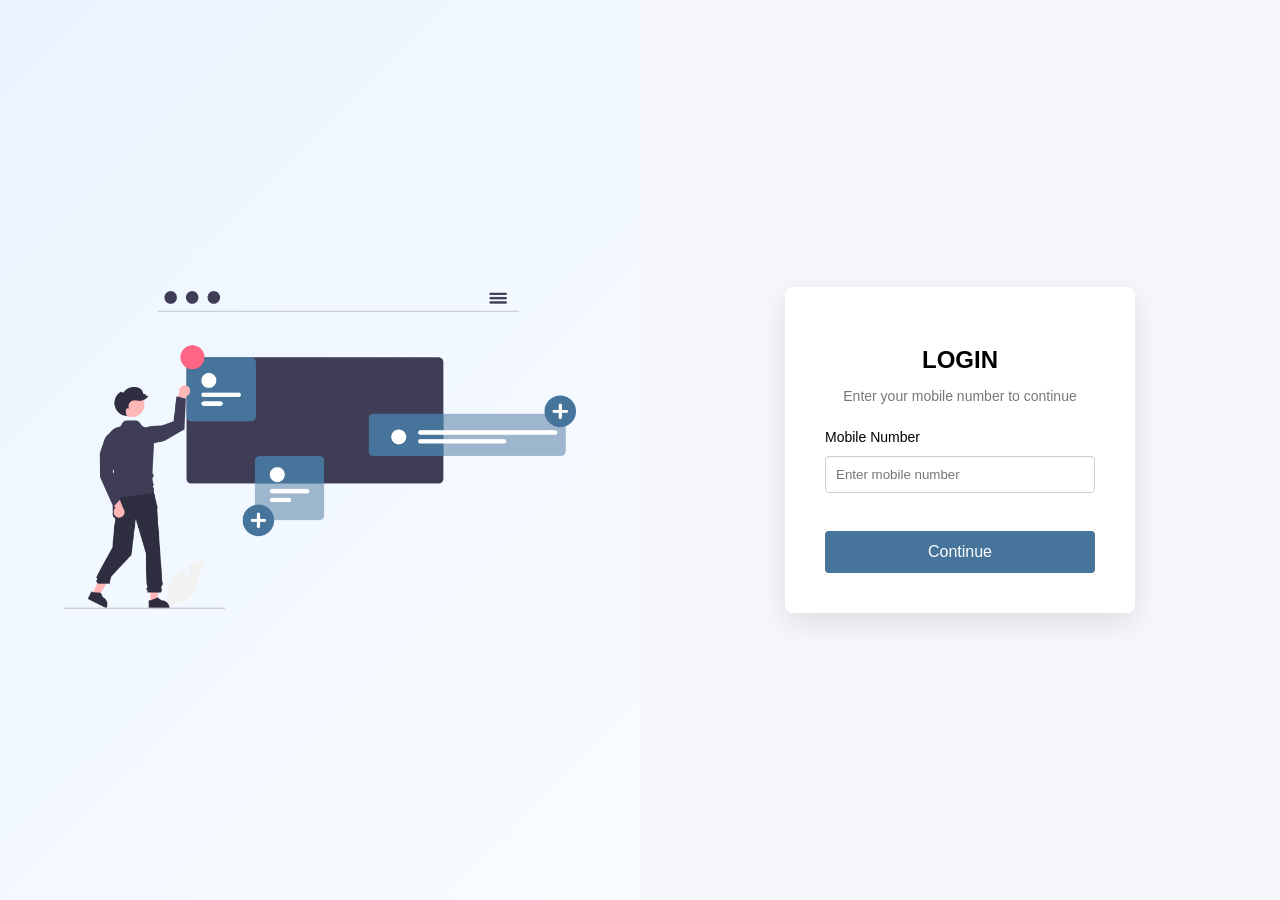
<file: src/main/resources/static/index.html>
<!-- index.html -->
<!DOCTYPE html>
<html lang="en">

<head>
  <meta charset="UTF-8" />
  <meta name="viewport" content="width=device-width, initial-scale=1.0" />
  <title>candidateForm</title>
  <link rel="stylesheet" href="styles.css" />
</head>

<body>
  <div class="toast-container" id="toastContainer"></div>

  <nav class="top-nav">
    <div class="nav-left">
      <span class="app-title">Candidate Registration Form</span>
    </div>
    <div class="nav-right">
      <img src="logo.jpg" alt="Natco Pharma Logo" class="nav-logo">
    </div>
  </nav>

  <div class="layout">

    <!-- LEFT SIDEBAR -->
    <aside class="sidebar">
      <h3 class="sidebar-title">About you</h3>
      <ul class="step-menu">
        <li onclick="goToStep(0)">Personal</li>
        <li onclick="goToStep(1)">Family Details</li>
        <li onclick="goToStep(2)">Education & Skills</li>
        <li onclick="goToStep(3)">Experience</li>
        <li onclick="goToStep(4)">Salary & Declaration</li>
        <li onclick="goToStep(5)">Mediclaim Circular</li> <!-- ✅ NEW -->
      </ul>

    </aside>

    <div class="container">
      <form id="candidateForm" novalidate>
        <!-- Hidden signature fields -->
        <input type="file" id="signatureFile" style="display: none;" accept=".png,.jpg,.jpeg">
        <input type="hidden" id="signatureBase64" name="signatureBase64">

        <!-- Hidden photo base64 field -->
        <input type="hidden" id="photoBase64" name="photoBase64">

        <!-- STEP PROGRESS BAR -->
        <div class="stepper">
          <div class="stepper-line"></div>

          <div class="stepper-step">1</div>
          <div class="stepper-step">2</div>
          <div class="stepper-step">3</div>
          <div class="stepper-step">4</div>
          <div class="stepper-step">5</div>
          <div class="stepper-step">6</div>
        </div>
        <!-- ================= STEP 1 ================= -->
        <section class="form-step active">

          <h3 class="section-title">Personal & KYC Details</h3>
          <input type="hidden" id="employeeId" name="employeeId">
          <!-- Name Row -->
          <div class="grid-2">
            <div class="form-field">
              <label>First Name</label>
              <input type="text" id="firstName" name="firstName">
            </div>
            <div class="form-field">
              <label>Last Name</label>
              <input type="text" id="lastName" name="lastName">
            </div>
          </div>

          <!-- DOB / POB -->
          <div class="grid-3">
            <div class="form-field">
              <label>Date of Birth</label>
              <input type="date" id="dob" name="dob">
            </div>
            <div class="form-field">
              <label>Place of Birth</label>
              <input type="text" pattern="[a-zA-Z ]+" id="placeOfBirth" name="placeOfBirth">
            </div>
            <div class="form-field">
              <label>Age</label>
              <input type="number" placeholder="Should be above 18" id="age" name="age" readonly>
            </div>
          </div>

          <!-- Gender & Photo -->
          <div class="grid-2" style="align-items: flex-start;">
            <div class="gender-group">
              <label class="group-label">Gender</label>
              <div class="radio-inline" style="min-height: 42px;">
                <label>
                  <input type="radio" name="gender" value="Male">
                  Male
                </label>

                <label>
                  <input type="radio" name="gender" value="Female">
                  Female
                </label>

                <label>
                  <input type="radio" name="gender" value="Others">
                  Others
                </label>
              </div>
            </div>

            <div class="form-field">
              <label class="group-label">Upload Photo</label>
              <div style="display: flex; gap: 20px; align-items: center;">
                <div style="width: 130px; height: 160px; border: 2px dashed #47749b; border-radius: 8px; display: flex; align-items: center; justify-content: center; background: #fdfdfd; overflow: hidden; position: relative; box-shadow: inset 0 0 10px rgba(0,0,0,0.02);">
                   <img id="photoPreview" src="" alt="Photo Preview" style="display: none; width: 100%; height: 100%; object-fit: contain; background: #fff;">
                   <div id="photoPlaceholder" style="color: #47749b; font-size: 11px; text-align: center; padding: 10px; font-weight: 500;">
                      <div style="font-size: 24px; margin-bottom: 5px;">📷</div>
                      Passport Size<br>Photo
                   </div>
                </div>
                <div style="flex: 1;">
                  <p style="font-size: 12px; color: #666; margin-bottom: 8px;">Accepted formats: JPG, PNG (Max 2MB)</p>
                  <input type="file" id="candidatePhoto" name="candidatePhoto" accept="image/*" class="custom-file-input">
                </div>
              </div>
            </div>
          </div>


          <!-- Personal Info -->
          <div class="grid-3">
            <div class="form-field">
              <label>State</label>
              <select id="state" name="state">
                <option value="">Select State</option>
                <option value="Andhra Pradesh">Andhra Pradesh</option>
                <option value="Arunachal Pradesh">Arunachal Pradesh</option>
                <option value="Assam">Assam</option>
                <option value="Bihar">Bihar</option>
                <option value="Chhattisgarh">Chhattisgarh</option>
                <option value="Goa">Goa</option>
                <option value="Gujarat">Gujarat</option>
                <option value="Haryana">Haryana</option>
                <option value="Himachal Pradesh">Himachal Pradesh</option>
                <option value="Jharkhand">Jharkhand</option>
                <option value="Karnataka">Karnataka</option>
                <option value="Kerala">Kerala</option>
                <option value="Madhya Pradesh">Madhya Pradesh</option>
                <option value="Maharashtra">Maharashtra</option>
                <option value="Manipur">Manipur</option>
                <option value="Meghalaya">Meghalaya</option>
                <option value="Mizoram">Mizoram</option>
                <option value="Nagaland">Nagaland</option>
                <option value="Odisha">Odisha</option>
                <option value="Punjab">Punjab</option>
                <option value="Rajasthan">Rajasthan</option>
                <option value="Sikkim">Sikkim</option>
                <option value="Tamil Nadu">Tamil Nadu</option>
                <option value="Telangana">Telangana</option>
                <option value="Tripura">Tripura</option>
                <option value="Uttar Pradesh">Uttar Pradesh</option>
                <option value="Uttarakhand">Uttarakhand</option>
                <option value="West Bengal">West Bengal</option>
              </select>
            </div>

            <div class="form-field">
              <label>Religion</label>
              <input placeholder="Religion" id="religion" name="religion">
            </div>

            <div class="form-field">
              <label>Nationality</label>
              <input placeholder="Nationality" id="nationality" name="nationality">
            </div>
          </div>


          <div class="grid-2">
            <div class="form-field">
              <label>Father's Name</label>
              <input placeholder="Father's Name" id="fatherName" name="fatherName">
            </div>
            <div class="form-field">
              <label>Mother's Name</label>
              <input placeholder="Mother's Name" id="motherName" name="motherName">
            </div>
          </div>

          <div id="husbandContainer" style="display: none; margin-bottom: 15px;">
            <div class="grid-2">
              <div class="form-field">
                <label>Husband's Name <span class="req-star" style="color: red; display: none;">*</span></label>
                <input placeholder="Husband's Name" id="husbandName" name="husbandName">
              </div>
            </div>
          </div>

          <div class="grid-3">
            <div class="form-field">
              <label>Marital Status</label>
              <select id="maritalStatus" name="maritalStatus">
                <option value="">MaritalStatus</option>
                <option value="Bachelor">Bachelor</option>
                <option value="Spinster">Spinster</option>
                <option value="Married">Married</option>
                <option value="Separated">Separated</option>
              </select>
            </div>

            <!-- Marriage Details (Conditional) -->
            <div id="marriageDetails" style="display: none;">
              <div class="form-field">
                <label>Marriage Date</label>
                <input type="date" id="marriageDate" name="marriageDate">
              </div>

              <div class="form-field">
                <label>No. of Children</label>
                <input type="number" id="childrenCount" placeholder="0-5" name="childrenCount" min="0" max="5">
              </div>
            </div>
          </div>

          <!-- Address Section -->
          <h4>Contact & Address</h4>

          <div class="grid-2">
            <div class="form-field">
              <label>Present Address</label>
              <textarea placeholder="Present Address (Required)" id="presentAddress" name="presentAddress" required maxlength="200" rows="2" style="width: 100%; border: 1px solid #ccc; border-radius: 4px; padding: 8px; resize: none;"></textarea>
            </div>
            <div class="form-field">
              <label>Permanent Address</label>
              <textarea placeholder="Permanent Address (Required)" id="permanentAddress" name="permanentAddress" required maxlength="200" rows="2" style="width: 100%; border: 1px solid #ccc; border-radius: 4px; padding: 8px; resize: none;"></textarea>
            </div>
          </div>

          <div class="grid-2">
            <div class="form-field">
              <label>Mobile Number</label>
              <input type="tel" placeholder="Mobile Number" id="mobile1" class="mobile-input" maxlength="10"
                inputmode="numeric" name="phone" readonly style="background-color: #f9f9f9; cursor: not-allowed;">
            </div>
            <div class="form-field">
              <label>Alternate Mobile Number</label>
              <input type="tel" placeholder="Alternate Mobile Number" id="mobile2_alt" class="mobile-input" maxlength="10"
                inputmode="numeric" name="alternateMobile">
            </div>
          </div>


          <!-- Physical -->
          <h4>Physical Details</h4>
          <div class="grid-3">
            <div class="form-field">
              <label>Height (ft'in)</label>
              <input placeholder="Height (Feet'inches)" id="heightFeet" name="heightFeet">
            </div>
            <div class="form-field">
              <label>Weight (kg)</label>
              <input placeholder="Weight (kg)" id="weight" name="weight">
            </div>
            <div class="form-field">
              <label>Identification Marks</label>
              <input placeholder="Identification Marks" id="identification" name="identificationMarks">
            </div>
          </div>

          <div class="grid-3">
            <div class="form-field">
              <label>Eyesight</label>
              <select id="eyesight" name="eyesight">
                <option value="">Select Eyesight</option>
                <option value="Normal">Normal</option>
                <option value="Corrected">Corrected</option>
              </select>
            </div>
            <div class="form-field">
              <label>Blood Group</label>
              <select id="bloodGroup" name="bloodGroup">
                <option value="">Select Blood Group</option>
                <option>A+</option>
                <option>A-</option>
                <option>B+</option>
                <option>B-</option>
                <option>AB+</option>
                <option>AB-</option>
                <option>O+</option>
                <option>O-</option>
              </select>
            </div>
            <div class="form-field">
              <label>Physical Disability</label>
              <select id="disability" name="disability">
                <option value="">Select Physical Disability</option>
                <option>No Disability</option>
                <option>Yes</option>
              </select>
            </div>
          </div>

          <div class="grid-3">
             <div class="form-field">
              <label>Prolonged Illness</label>
              <select id="illness" name="illness">
                <option value="">select illness</option>
                <option>No Prolonged Illness</option>
                <option>Yes</option>
              </select>
            </div>
          </div>

          <!-- Illness Details (Conditional) -->
          <div id="illnessDetails" style="display: none;">
            <div class="grid-2">
              <div class="illness-fields">
                <label>Illness Name</label>
                <input placeholder="Illness Name" id="illnessName" name="illnessName">
              </div>

              <div class="illness-fields">
                <label>Illness Duration</label>
                <input placeholder="Illness Duration" id="illnessDuration" name="illnessDuration">
              </div>
            </div>
          </div>

          <!-- KYC Details -->
          <h4>KYC Details</h4>

          <div class="grid-3">
            <div class="form-field">
              <label>PAN Number</label>
              <!-- Real value stored here -->
              <input type="hidden" id="pan" name="pan">
              <!-- Masked UI input -->
              <input type="text" id="panDisplay" placeholder="PAN Number" maxlength="10">
            </div>

            <div class="form-field">
              <label>Aadhaar Number</label>
              <input type="hidden" id="aadhaar" name="aadhaar">
              <input type="text" id="aadhaarDisplay" placeholder="12 Digit Aadhaar Number" maxlength="12" inputmode="numeric">
            </div>

          </div>

          <div class="grid-2">
            <div class="form-field">
              <label>Bank Name</label>
              <input type="text" placeholder="Bank Name" id="bankName" name="bankName">
            </div>
            <div class="form-field">
              <label>Account Number</label>
              <input type="hidden" id="bankAccount" name="bankAccount">
              <input type="text" id="bankAccountDisplay" placeholder="9-18 Digits Account Number" maxlength="18" inputmode="numeric">
            </div>
          </div>

          <div class="grid-2">
            <div class="form-field">
              <label>IFSC Code</label>
              <input placeholder="IFSC Code" id="ifsc" name="ifsc">
            </div>
            <div class="form-field">
              <label>Branch Name</label>
              <input placeholder="Branch Name" id="branch" name="branch">
            </div>
          </div>
          <div class="form-field">
            <!-- <span class="required"></span> -->
            <input type="email" id="email" name="email" placeholder="Enter Email Address" autocomplete="email">
            <small class="error-text" style="display:none;"></small>
          </div>
          <div class="form-field">
            <label>Mobile Number</label>
            <input type="tel" placeholder="Mobile Number" id="mobile2" class="mobile-input" maxlength="10"
              inputmode="numeric" readonly style="background-color: #f9f9f9; cursor: not-allowed;">
          </div>
        </section>

        <!-- ================= STEP 2 ================= -->
        <section class="form-step" id="step2">
          <h3 class="section-title">Details of Family Members</h3>

          <div class="table-wrap">
            <table class="family-table">
              <thead>
                <tr>
                  <th style="width: 50px;">Action</th>
                  <th>Relationship</th>
                  <th>Name</th>
                  <th>DOB</th>
                  <th>Dependent</th>
                  <th>Occupation</th>
                  <th>Income</th>
                </tr>
              </thead>

              <tbody id="familyTableBody">
                <tr>
                  <td class="center">
                    <button type="button" class="btn-delete" onclick="removeFamilyRow(this)">
                      <svg viewBox="0 0 24 24" width="16" height="16" style="vertical-align: middle;">
                        <path fill="currentColor"
                          d="M19,4H15.5L14.5,3H9.5L8.5,4H5V6H19M6,19A2,2 0 0,0 8,21H16A2,2 0 0,0 18,19V7H6V19Z" />
                      </svg>
                    </button>
                  </td>

                  <td>
                    <div class="form-field">
                      <select name="family[0][relationship]">
                        <option value="">Select</option>
                        <option value="Father">Father</option>
                        <option value="Mother">Mother</option>
                        <option value="Spouse">Spouse</option>
                        <option value="Son">Son</option>
                        <option value="Daughter">Daughter</option>
                      </select>
                    </div>
                  </td>

                  <td>
                    <div class="form-field">
                      <input type="text" name="family[0][name]" placeholder="Full Name" readonly>
                    </div>
                  </td>

                  <td>
                    <div class="form-field">
                      <input type="date" name="family[0][dob]">
                    </div>
                  </td>

                  <td>
                    <div class="form-field">
                      <select name="family[0][dependent]">
                        <option value="">Select</option>
                        <option>Yes</option>
                        <option>No</option>
                      </select>
                    </div>
                  </td>

                  <td>
                    <div class="form-field">
                      <input type="text" name="family[0][occupation]" placeholder="Occupation" required>
                    </div>
                  </td>

                  <td>
                    <div class="form-field">
                      <input type="number" name="family[0][income]" min="0" max="999999">
                    </div>
                  </td>
                </tr>
              </tbody>
            </table>
          </div>

          <div class="add-row">
            <button type="button" onclick="addFamilyRow()">Add Row</button>
            <br><br>
          </div>

          <!-- Vehicle Ownership -->
          <div class="section-divider" style="border-top: 1px solid #e2e8f0; margin: 20px 0;"></div>
          <div class="grid-3">
            <div class="form-field">
              <label>Do you own a vehicle?</label>
              <select id="ownVehicle" name="ownVehicle">
                <option value="">Select</option>
                <option value="Yes">Yes</option>
                <option value="No">No</option>
              </select>
            </div>
            
            <div id="vehicleDetails" style="display: none;">
              <div class="form-field">
                <label>Type of Vehicle</label>
                <input type="text" id="vehicleType" name="vehicleType" placeholder="e.g. 2 Wheeler, 4 Wheeler">
              </div>
              <div class="form-field">
                <label>Reg. No</label>
                <input type="text" id="vehicleRegNo" name="vehicleRegNo" placeholder="Vehicle Registration Number">
              </div>
            </div>
          </div>
          <br>
        </section>

        <!-- ================= STEP 3 ================= -->
        <section class="form-step">

          <h3 class="section-title">Education & Qualifications</h3>

          <div class="education-section">

            <!-- ================= FIXED GRADUATION ================= -->
            <h4>Graduation</h4>
            <div class="graduation-wrapper">

              <!-- First Fixed Graduation Table (NO DELETE) -->
              <div class="table-wrap">
                <table class="education-table">
                  <thead>
                    <tr>
                      <th>College Name</th>
                      <th>Board / University</th>
                      <th>Degree</th>
                      <th>Stream</th>
                      <th>Joining Year</th>
                      <th>Leaving Year</th>
                      <th>Aggregate %</th>
                    </tr>
                  </thead>
                  <tbody>
                    <tr class="main-graduation-row">
                      <td><input type="text" name="grad_college[]"></td>
                      <td><input type="text" name="grad_board[]"></td>
                      <td><input type="text" name="grad_degree[]"></td>
                      <td><input type="text" name="grad_stream[]"></td>
                      <td><input type="number" name="grad_joining[]"></td>
                      <td><input type="number" name="grad_leaving[]"></td>
                      <td><input type="number" name="grad_aggregate[]"></td>
                    </tr>
                  </tbody>
                </table>
              </div>

              <!-- Added graduation tables will appear here -->
              <div id="extraGraduations"></div>

            </div>

            <br>

            <!-- ================= INTERMEDIATE ================= -->
            <h4>Intermediate</h4>
            <div class="table-wrap">
              <table class="education-table">
                <thead>
                  <tr>
                    <th>College Name</th>
                    <th>Board</th>
                    <th>Stream</th>
                    <th>Joining Year</th>
                    <th>Leaving Year</th>
                    <th>Aggregate %</th>
                  </tr>
                </thead>
                <tbody>
                  <tr>
                    <td><input type="text" name="inter_college"></td>
                    <td><input type="text" name="inter_board"></td>
                    <td><input type="text" name="inter_stream"></td>
                    <td><input type="number" name="inter_joining"></td>
                    <td><input type="number" name="inter_leaving"></td>
                    <td><input type="number" name="inter_aggregate"></td>
                  </tr>
                </tbody>
              </table>
            </div>

            <br>

            <!-- ================= 10TH ================= -->
            <h4>10th / Schooling</h4>
            <div class="table-wrap">
              <table class="education-table">
                <thead>
                  <tr>
                    <th>School Name</th>
                    <th>Board</th>
                    <th>Joining Year</th>
                    <th>Leaving Year</th>
                    <th>Aggregate %</th>
                  </tr>
                </thead>
                <tbody>
                  <tr>
                    <td><input type="text" name="school_name"></td>
                    <td><input type="text" name="school_board"></td>
                    <td><input type="number" name="school_joining"></td>
                    <td><input type="number" name="school_leaving"></td>
                    <td><input type="number" name="school_aggregate"></td>
                  </tr>
                </tbody>
              </table>
            </div>

            <br>
            <button type="button" id="addEducationBtn">Add Education</button>
          </div>

          <hr>

          <h3 class="section-title">Skills & Personal Attributes</h3>

          <!-- Academic Achievements -->
          <div class="form-field">
            <label>Academic Achievements (if any)</label>
            <textarea placeholder="Mention academic achievements" name="academicAchievements"></textarea>
          </div>

          <!-- Professional Body -->
          <div class="form-field">
            <label>Are you a member of any professional Body/ Society ?</label>
            <select name="memberOfProfessionalBody">
              <option value="">Select</option>
              <option>Yes</option>
              <option>No</option>
            </select>

            <textarea name="professionalBodyDetails" class="conditional-details"
              placeholder="Give details if YES"></textarea>
          </div>

          <!-- Honors -->
          <div class="form-field">
            <label>Have you received any special Honors/ Scholarship?</label>
            <select name="specialHonors">
              <option value="">Select</option>
              <option>Yes</option>
              <option>No</option>
            </select>

            <textarea name="specialHonorsDetails" class="conditional-details"
              placeholder="Give details if YES"></textarea>
          </div>

          <!-- Publications -->
          <div class="form-field">
            <label>Details of papers Presented / Publications made.</label>
            <textarea name="publicationsDetails" placeholder="Topics, dates, details"></textarea>
          </div>

          <!-- Extra Curricular Activities -->
          <div class="form-field" id="extraCurricularSection">
            <label class="field-label">EXTRA CURRICULAR ACTIVITIES:</label>

            <div class="table-wrap">
              <table class="activity-table">
                <thead>
                  <tr>
                    <th>Literary / Cultural</th>
                    <th>Sports</th>
                    <th>Hobbies</th>
                  </tr>
                </thead>
                <tbody>
                  <tr>
                    <td>
                      <textarea id="activityLiterary" name="activityLiterary" placeholder="Literary / Cultural"
                        rows="5"></textarea>
                    </td>
                    <td>
                      <textarea id="activitySports" name="activitySports" placeholder="Sports" rows="5"></textarea>
                    </td>
                    <td>
                      <textarea id="activityHobbies" name="activityHobbies" placeholder="Hobbies" rows="5"></textarea>
                    </td>
                  </tr>
                </tbody>
              </table>
            </div>

            <!-- ✅ FIELD LEVEL ERROR (REQUIRED) -->
            <small class="error-text" id="extraCurricularError" style="display:none;">
              Enter at least one Extra‑Curricular activity
            </small>
          </div>

          <!-- Languages -->
          <div class="form-field">
            <div class="table-wrap">
              <table class="language-table" id="languageTable">
                <thead>
                  <tr>
                    <th>Language</th>
                    <th>Speak</th>
                    <th>Read</th>
                    <th>Write</th>
                    <th>Mother Tongue</th>
                  </tr>
                </thead>
                <tbody>
                  <!-- Fixed English -->
                  <tr>
                    <td>
                      <input type="text" name="languages[0][name]" value="English" readonly>
                    </td>
                    <td><input type="checkbox" name="languages[0][speak]"></td>
                    <td><input type="checkbox" name="languages[0][read]"></td>
                    <td><input type="checkbox" name="languages[0][write]"></td>
                    <td><input type="radio" name="motherTongue" value="0"></td>
                  </tr>

                  <!-- Fixed Hindi -->
                  <tr>
                    <td>
                      <input type="text" name="languages[1][name]" value="Hindi" readonly>
                    </td>
                    <td><input type="checkbox" name="languages[1][speak]"></td>
                    <td><input type="checkbox" name="languages[1][read]"></td>
                    <td><input type="checkbox" name="languages[1][write]"></td>
                    <td><input type="radio" name="motherTongue" value="1"></td>
                  </tr>
                </tbody>
              </table>
            </div>

            <button type="button" id="addLanguageBtn" class="btn-add">
              + Add Language
            </button>
            <small class="error-text" id="languageError" style="display:none;">
              Select at least one language or add a new one.
            </small>
          </div>


          <!-- Strengths / Weaknesses / Values -->
          <div class="grid-3">
            <div class="form-field">
              <textarea id="strengths" name="strengths" placeholder="List three of your major strengths "></textarea>
            </div>
            <div class="form-field">
              <textarea id="weaknesses" name="Weaknesses" placeholder="List your major weaknesses "></textarea>
            </div>
            <div class="form-field">
              <textarea id="values" name="Values"
                placeholder="Mention three things/ concepts/ practices/ ideas etc. that you value most in your life. "></textarea>
            </div>
          </div>
        </section>

        <!-- ================= STEP 4 ================= -->
        <section class="form-step">

          <h3 class="section-title">Experience Details</h3>

          <h4>Total Experience</h4>
          <div class="grid-2">
            <div class="form-field">
              <input type="number" placeholder="Total Experience (Years)" id="expYears" name="expYears">
            </div>
            <div class="form-field">
              <input type="number" placeholder="Total Experience (Months)" id="expMonths" name="expMonths">
            </div>
          </div>

          <hr>

          <div id="experienceDetails">

            <h4>Employment History (Present to Past)</h4>

            <!-- UAN Number (Conditional) -->
            <div class="form-field" id="uanContainer" style="display:none;">
              <input type="text" id="uan" name="uan" placeholder="UAN Number" maxlength="12" inputmode="numeric">
            </div>

            <div class="grid-2">
              <div class="form-field">
                <input type="text" placeholder="Company Name" name="companyName">
              </div>
              <div class="form-field">
                <input type="text" placeholder="Company Location / Head Office" name="companyLocation">
              </div>
            </div>

            <div class="grid-2">
              <div class="form-field">
                <label>
                  <h6>From</h6>
                  <input type="date" placeholder="From Date" id="expFrom" name="expFrom">
                </label>
              </div>
              <div class="form-field">
                <label>
                  <h6>To</h6>
                  <input type="date" placeholder="To Date / Till Date" id="expTo" name="expTo">
                </label>
              </div>
            </div>

            <div class="grid-2">
              <div class="form-field">
                <input type="text" placeholder="Designation" name="designation">
              </div>
              <div class="form-field">
                <input type="text" placeholder="Reporting To (Name / Designation)" name="reportingTo">
              </div>
            </div>

            <div class="form-field">
              <label>Job Responsibilities</label>
              <textarea placeholder="Describe your responsibilities" name="jobResponsibilities"></textarea>
            </div>

            <div class="grid-2">
              <div class="form-field">
                <input type="number" placeholder="Gross Salary While Leaving" name="grossSalaryLeaving">
              </div>
              <div class="form-field">
                <input type="text" placeholder="Reason for Leaving" id="reasonForLeaving" name="reasonForLeaving">
              </div>
            </div>

          </div>

          <br>

          <div id="assignmentsHandled">
            <h3 class="section-title">ASSIGNMENTS HANDLED</h3>
            <h6>(For Sales / Marketing / Product Management Position)</h6>

            <div class="form-field">
              <label>Company &amp; Head Quarters</label>
              <input type="text" placeholder="Company &amp; Head Quarters" name="assignmentCompany">
            </div>

            <div class="form-field">
              <label>Name of Major Products Handled</label>
              <textarea placeholder="Name of Major Products Handled" name="assignmentProducts"></textarea>
            </div>

            <div class="form-field">
              <label>Territories where worked / Currently Operating</label>
              <input type="text" name="assignmentTerritory">
            </div>

            <div class="form-field">
              <label>Your Major Contribution</label>
              <input type="text" name="assignmentContribution">
            </div>
          </div>
        </section>

        <!-- ================= STEP 5 ================= -->
        <section class="form-step">
          <div id="salarySection">
            <h3 class="section-title">Present Salary (Gross) – Monthly Breakup</h3>

            <div class="table-wrap">
              <table class="family-table">
                <thead>
                  <tr>
                    <th>(a) Monthly Benefits</th>
                    <th>Rs.</th>
                    <th>(b) Deferred Benefits</th>
                    <th>Rs.</th>
                    <th>(c) Statutory & Security Benefits</th>
                    <th>Rs.</th>
                  </tr>
                </thead>
                <tbody>
                  <tr>
                    <td>Basic</td>
                    <td><input type="number" name="salary_basic"></td>
                    <td>LTA</td>
                    <td><input type="number" name="salary_lta"></td>
                    <td>PF</td>
                    <td><input type="number" name="salary_pf"></td>
                  </tr>
                  <tr>
                    <td>DA</td>
                    <td><input type="number" name="salary_da"></td>
                    <td>Medical</td>
                    <td><input type="number" name="salary_medical"></td>
                    <td>Gratuity</td>
                    <td><input type="number" name="salary_gratuity"></td>
                  </tr>
                  <tr>
                    <td>Conveyance Allowance</td>
                    <td><input type="number" name="salary_conveyance"></td>
                    <td>Bonus / Ex‑gratia</td>
                    <td><input type="number" name="salary_bonus"></td>
                    <td>Superannuation</td>
                    <td><input type="number" name="salary_superannuation"></td>
                  </tr>
                  <tr>
                    <td>Education Allowance</td>
                    <td><input type="number" name="salary_education"></td>
                    <!-- <td>Others</td>
                    <td><input type="number" id="monthlyOthers" name="monthlyOthers"></td>
                    <td>Others</td>
                    <td><input type="number" id="statutoryOthers" name="statutoryOthers"></td> -->
                    <td></td>
                    <td></td>
                    <td></td>
                    <td></td>
                  </tr>
                  <tr>
                    <td>House Rent Allowance</td>
                    <td><input type="number" name="salary_hra"></td>
                    <td></td>
                    <td></td>
                    <td></td>
                    <td></td>
                  </tr>
                </tbody>
              </table>
            </div>

            <br>

            <div class="grid-3">
              <div class="form-field"><input type="number" id="totalA" name="totalA" placeholder="Total (a)" readonly>
              </div>
              <div class="form-field"><input type="number" id="totalB" name="totalB" placeholder="Total (b)" readonly>
              </div>
              <div class="form-field"><input type="number" id="totalC" name="totalC" placeholder="Total (c)" readonly>
              </div>
            </div>

            <div class="grid-2">
              <div class="form-field">
                <label>Total Earnings Per Month (a+b+c)</label>
                <input type="number" id="monthlyTotal" name="monthlyTotal" readonly>
              </div>
              <div class="form-field">
                <label>Total Earnings Per Annum</label>
                <input type="number" id="annualTotal" name="annualTotal" readonly>
              </div>
            </div>

            <div class="form-field">
              <label>Details of other perquisites</label>
              <textarea name="otherPerquisites"></textarea>
            </div>
          </div>
          <hr>

          <h4>Loan Details</h4>

          <div class="form-field">
            <label>Have you availed any loan facility?</label>
            <select id="loanAvailed" name="loanAvailed">
              <option value="">-- Select --</option>
              <option value="Yes">Yes</option>
              <option value="No">No</option>
            </select>
          </div>

          <div class="grid-2" id="loanFields" style="display:none;">
            <div class="form-field">
              <input id="loanPurpose" placeholder="Purpose of Loan" name="loanPurpose">
            </div>
            <div class="form-field">
              <input id="loanAmount" type="text" placeholder="Loan Amount" name="loanAmount" min="0" maxlength="8"
                inputmode="numeric">
            </div>
            <div class="form-field">
              <input id="loanBalance" type="text" placeholder="Balance Amount" name="loanBalance" min="0" maxlength="8"
                inputmode="numeric">
            </div>
            <div class="form-field">
              <input id="loanSalary" type="text" placeholder="Expected Salary" name="loanSalary" min="0" maxlength="8"
                inputmode="numeric">
            </div>
          </div>

          <div id="referenceSection">
            <h3 class="section-title">References</h3>
            <p>Two referees (at least one from present / past employer)</p>

            <div class="table-wrap">
              <table class="family-table">
                <thead>
                  <tr>
                    <th>S.No</th>
                    <th>Name</th>
                    <th>Occupation</th>
                    <th>Address & Telephone No.</th>
                  </tr>
                </thead>
                <tbody>
                  <tr>
                    <td>1</td>
                    <td><input name="ref[0][name]"></td>
                    <td><input name="ref[0][occupation]"></td>
                    <td><input name="ref[0][address]"></td>
                  </tr>
                  <tr>
                    <td>2</td>
                    <td><input name="ref[1][name]"></td>
                    <td><input name="ref[1][occupation]"></td>
                    <td><input name="ref[1][address]"></td>
                  </tr>
                </tbody>
              </table>
            </div>

            <div class="form-field">
              <label>Do you have any objection if we refer to your employer?</label>
              <select name="objectionToRefer">
                <option value="">Select</option>
                <option>Yes</option>
                <option>No</option>
              </select>
            </div>
          </div>
          <br>
          <hr>
          <section id="otherParticulars">
            <h3 class="section-title">Other Particulars</h3>

            <div class="grid-2">
              <div class="form-field">
                <input type="number" placeholder="How soon can you join (Days)" name="joiningDays" id="joiningDays"
                  min="0" max="99">
              </div>

              <div class="form-field">
                <select name="interviewedBefore" id="interviewedBefore">
                  <option value="">Have you been interviewed by us before?</option>
                  <option value="Yes">Yes</option>
                  <option value="No">No</option>
                </select>
              </div>
            </div>
            <div id="interviewDetails" style="display: none;">
              <div class="grid-3">
                <div class="form-field"><input type="date" placeholder="Date" name="interviewDate" id="interviewDate">
                </div>
                <div class="form-field"><input placeholder="Place" name="interviewPlace" id="interviewPlace"></div>
                <div class="form-field"><input placeholder="Name of Interviewer" name="interviewerName"
                    id="interviewerName"></div>
              </div>

              <div class="form-field"><input placeholder="For which post" name="interviewPost" id="interviewPost"></div>
            </div>
          </section>
          <hr>

          <h3 class="section-sep">DECLARATION</h3>

          <div class="declaration-text">
            <p class="declaration-paragraph">
              I hereby declare and certify that all the information provided by me in this
              application form is true and genuine to the best of my knowledge. Should any
              information given above be found fraudulent/false, the management of Natco
              Pharma Limited is at liberty to take any action against me as deemed fit
              including termination of my services.
            </p>

            <div class="form-field declaration-agree">
              <input type="checkbox" id="declaration" name="declarationAgreed">
              <label for="declaration">I agree to the above declaration</label>
            </div>

            <div class="grid-2 bottom-section">
              <div class="form-field">
                <label>DATE</label>
                <input type="date" id="declDate" name="declarationDate">
              </div>

              <div class="form-field">
                <label>PLACE</label>
                <input type="text" id="declPlace" name="declarationPlace">
              </div>
            </div>

            <div class="form-field signature-upload-container right">
              <label for="signatureFile" class="signature-upload-box" id="step5SigBox">
                <span class="placeholder-text">Click to add a signature</span>
                <img src="" class="signature-preview" id="step5SigPreview" style="display:none;">
              </label>
              <span class="label">Signature of the Applicant</span>
              <small class="error-text" id="signatureError" style="display:none;"></small>
            </div>

            <hr>
          </div> <!-- Close declaration-text -->
        </section>

        <!-- ================= STEP 6 ================= -->
        <section class="form-step step-circular" data-step="6">
          <input type="hidden" id="mediclaimConsent" name="mediclaimConsent">
          <main class="page a4 portrait">

            <!-- HEADER -->
            <header class="page-header">
              <h1 class="doc-title">CIRCULAR</h1>

              <div class="org">
                <div class="org-sub">NATCO PHARMA LIMITED</div>
                <br>
                <div class="org-name">To</div>
                <div class="org-sub">Field Force (Additions)</div>
              </div>

              <br />

              <!-- Mediclaim Choice -->
              <div class="enroll-question">
                <span class="question-text">
                  Are you interested to enrol in Company Mediclaim policy?
                </span>

                <div class="radio-group">
                  <label>
                    <input type="radio" name="mediclaim" id="mediclaimYes" value="Yes">
                    Yes
                  </label>

                  <label>
                    <input type="radio" name="mediclaim" id="mediclaimNo" value="No">
                    No
                  </label>
                </div>
              </div>

              <hr>

              <div id="mediclaimDetails" style="display:none;">
                <!-- INTRO -->
                <section class="intro">
                  <p>Dear All,</p>
                  <p>
                    It is proposed to cover the Field Employees under Group Mediclaim Policy.
                    Therefore, you are requested to provide the family details immediately.
                  </p>
                </section>

                <!-- EMPLOYEE DETAILS -->
                <section class="employee-block">
                  <h2 class="section-title">Employee Details</h2>

                  <div class="grid grid-3">
                    <div class="field">
                      <label>Name of the Employee</label>
                      <div class="line" data-bind="firstName lastName"></div>
                    </div>

                    <div class="field">
                      <label>D.O.B.</label>
                      <div class="line short" data-bind="dob"></div>
                    </div>

                    <div class="field">
                      <label>Emp. No.</label>
                      <div class="line short" data-bind="employeeId"></div>
                    </div>
                  </div>
                </section>

                <!-- FAMILY DETAILS -->
                <section class="family-block">
                  <h2 class="section-title">
                    Family Members details <span class="muted">(As Per Aadhaar)</span>
                  </h2>

                  <div class="table-wrap">
                    <table class="table family-table">
                      <thead>
                        <tr>
                          <th>S.No.</th>
                          <th>Relation</th>
                          <th>Gender</th>
                          <th>Name</th>
                          <th>Date of Birth</th>
                        </tr>
                      </thead>
                      <tbody id="mediclaimFamilyBody">
                        <!-- JS will auto‑populate from Step‑2 -->
                      </tbody>
                    </table>
                  </div>

                  <div class="signature-row right">
                    <div class="signature-block signature-upload-container">
                      <label for="signatureFile" class="signature-upload-box" id="step6SigBox">
                        <span class="placeholder-text">Click to add a signature</span>
                        <img src="" class="signature-preview" id="step6SigPreview" style="display:none;">
                      </label>
                      <span class="label">Signature of the Employee</span>
                    </div>

                    <div class="date-block">
                      <span class="label">Date:</span>
                      <div class="line short" data-bind="today"></div>
                    </div>
                  </div>

                </section>

                <!-- NOTE -->
                <section class="note-block">
                  <h2 class="section-title">Note</h2>
                  <p>
                    Our Group Mediclaim enrollment will be possible at the time of joining
                    or at the time of renewal. Mid‑term requests will not be processed.
                  </p>

                  <br />

                  <p>
                    If you are interested to avail Mediclaim facility, every month
                    grade‑wise deduction details are as follows for your reference:
                  </p>

                  <table class="table deduction-table table-wrap narrow">
                    <thead>
                      <tr>
                        <th>Grade</th>
                        <th class="right">Monthly Deduction (₹)</th>
                      </tr>
                    </thead>
                    <tbody>
                      <tr>
                        <td>BDE(T) & BDE</td>
                        <td class="right">1,000</td>
                      </tr>
                      <tr>
                        <td>ASE / ABDM / RMM</td>
                        <td class="right">1,400</td>
                      </tr>
                      <tr>
                        <td>Sr. RMM & ABOVE</td>
                        <td class="right">1,600</td>
                      </tr>
                    </tbody>
                  </table>
                </section>
              </div>
          </main>
        </section>

        <!-- Navigation -->
        <div class="nav-buttons">
          <button type="button" id="prevBtn">Previous</button>
          <button type="button" id="nextBtn">Next</button>
          <button type="submit" id="submitBtn">Submit</button>
        </div>

      </form>
    </div> <!-- container -->
  </div> <!-- layout -->

  <!-- <div id="thankYouScreen" style="display:none; text-align:center; padding:60px;">
    <h2>Thank You!</h2>
    <p>Your application has been submitted successfully.</p>
  </div> -->

  <script src="offline-db.js"></script>
  <script src="form.js?v=1.5"></script>
  <script>
    if ('serviceWorker' in navigator) {
      window.addEventListener('load', () => {
        navigator.serviceWorker.register('./service-worker.js')
          .then(reg => {
            console.log('Service Worker registered', reg);
            if ('sync' in reg) {
              reg.sync.register('sync-offline-forms')
                .catch(err => console.log('Sync registration failed', err));
            }
          })
          .catch(err => console.log('Service Worker registration failed', err));
      });
    }
  </script>
</body>

</html>
</file>
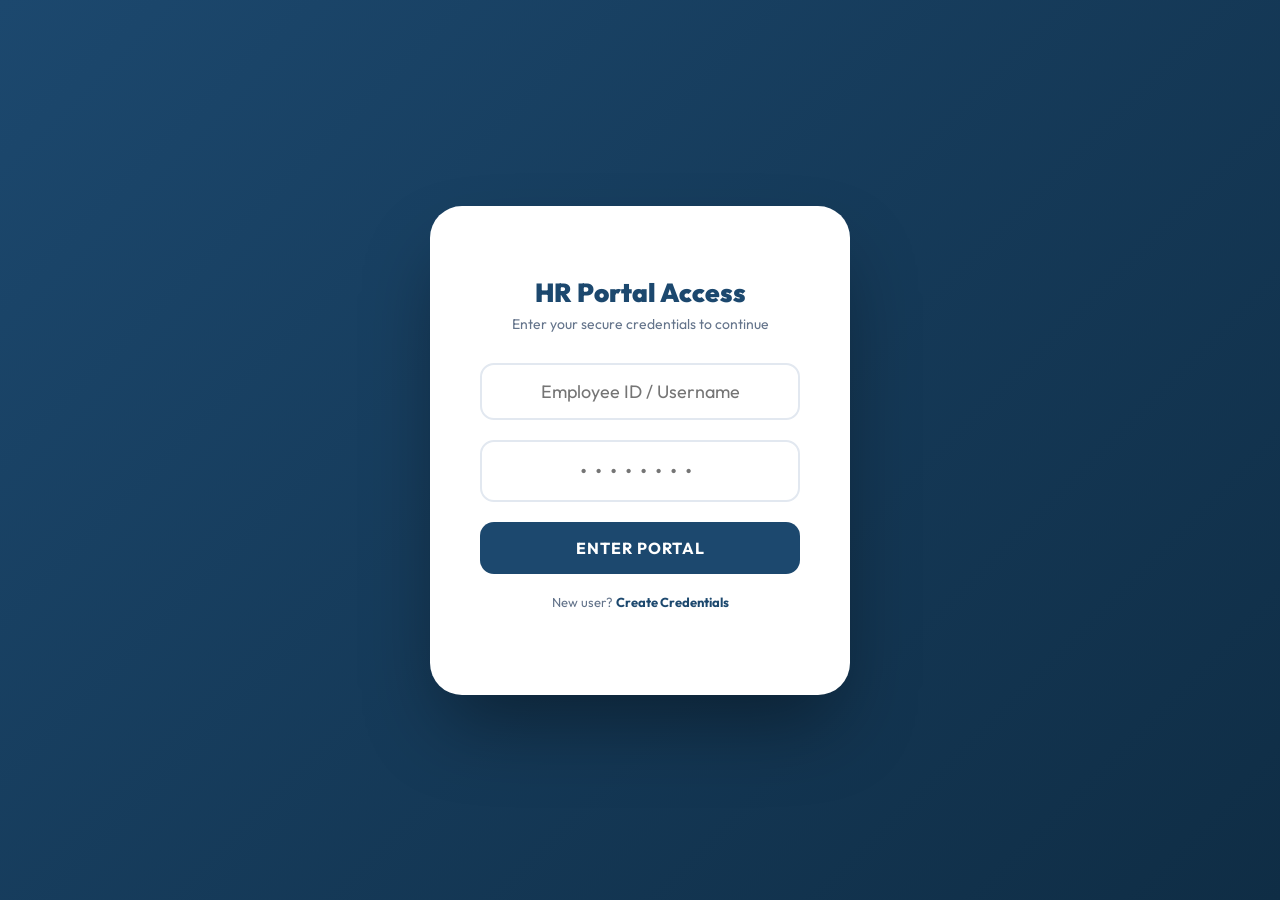
<file: src/main/resources/static/hr-dashboard.html>
<!DOCTYPE html>
<html lang="en">

<head>
    <meta charset="UTF-8">
    <meta name="viewport" content="width=device-width, initial-scale=1.0">
    <title>HR Portal | Natco Pharma</title>
    <link href="https://fonts.googleapis.com/css2?family=Outfit:wght@300;400;600;700;900&display=swap" rel="stylesheet">
    <style>
        :root {
            --primary: #1c486e;
            --primary-light: #2c5e8c;
            --secondary: #10b981;
            --bg: #f0f4f8;
            --border: #e2e8f0;
            --text-muted: #64748b;
        }

        * {
            margin: 0;
            padding: 0;
            box-sizing: border-box;
            font-family: 'Outfit', sans-serif;
        }

        body {
            min-height: 100vh;
            background: linear-gradient(135deg, #1c486e 0%, #0f2d45 100%);
            display: flex;
            flex-direction: column;
            align-items: center;
            justify-content: center;
        }

        /* ── Login Overlay ── */
        #authOverlay {
            position: fixed;
            inset: 0;
            background: linear-gradient(135deg, #1c486e 0%, #0f2d45 100%);
            display: flex;
            align-items: center;
            justify-content: center;
            z-index: 999;
            flex-direction: column;
        }

        .auth-card {
            background: white;
            padding: 55px 50px;
            border-radius: 32px;
            width: 90%;
            max-width: 420px;
            text-align: center;
            box-shadow: 0 40px 80px -15px rgba(0, 0, 0, 0.4);
        }

        .auth-logo {
            font-size: 48px;
            margin-bottom: 15px;
        }

        .auth-card h2 {
            font-size: 26px;
            font-weight: 900;
            color: var(--primary);
            margin-bottom: 6px;
        }

        .auth-card p {
            color: var(--text-muted);
            font-size: 14px;
            margin-bottom: 30px;
        }

        .auth-card input {
            width: 100%;
            padding: 15px;
            border: 2px solid var(--border);
            border-radius: 14px;
            text-align: center;
            outline: none;
            margin-bottom: 20px;
            font-family: 'Outfit', sans-serif;
            transition: border-color 0.2s;
        }

        .auth-card input[type="text"] {
            font-size: 18px;
        }

        .auth-card input[type="password"] {
            font-size: 22px;
            letter-spacing: 8px;
        }

        .auth-card input:focus {
            border-color: var(--primary);
        }

        .btn-login {
            width: 100%;
            padding: 16px;
            background: var(--primary);
            color: white;
            border: none;
            border-radius: 14px;
            font-size: 16px;
            font-weight: 700;
            cursor: pointer;
            letter-spacing: 1px;
            transition: all 0.2s;
            font-family: 'Outfit', sans-serif;
        }

        .btn-login:hover {
            background: var(--primary-light);
            transform: translateY(-2px);
        }

        #authError {
            color: #ef4444;
            font-size: 13px;
            margin-top: 12px;
            display: none;
        }

        /* ── Portal ── */
        #portalPage {
            display: none;
            width: 100%;
            min-height: 100vh;
            flex-direction: column;
            align-items: center;
        }

        nav {
            width: 100%;
            background: rgba(255, 255, 255, 0.07);
            backdrop-filter: blur(10px);
            padding: 18px 40px;
            display: flex;
            align-items: center;
            justify-content: space-between;
            border-bottom: 1px solid rgba(255, 255, 255, 0.1);
        }

        .nav-brand {
            color: white;
            font-size: 20px;
            font-weight: 800;
            letter-spacing: 0.5px;
        }

        nav img {
            height: 62px;
            background: white;
            padding: 2px 6px;
            border-radius: 6px;
            object-fit: contain;
        }

        .portal-body {
            flex: 1;
            display: flex;
            flex-direction: column;
            align-items: center;
            justify-content: center;
            padding: 60px 20px;
        }

        .welcome-text {
            text-align: center;
            margin-bottom: 60px;
            color: white;
        }

        .welcome-text h1 {
            font-size: 38px;
            font-weight: 900;
            margin-bottom: 10px;
        }

        .welcome-text p {
            font-size: 16px;
            opacity: 0.7;
        }

        .portal-buttons {
            display: flex;
            flex-direction: column;
            gap: 18px;
            width: 100%;
            max-width: 700px;
        }

        .portal-btn {
            background: white;
            border: none;
            border-radius: 22px;
            padding: 28px 40px;
            display: flex;
            align-items: center;
            gap: 25px;
            cursor: pointer;
            text-decoration: none;
            transition: all 0.3s cubic-bezier(0.4, 0, 0.2, 1);
            box-shadow: 0 8px 25px rgba(0, 0, 0, 0.15);
            text-align: left;
        }

        .portal-btn:hover {
            transform: translateY(-4px) scale(1.01);
            box-shadow: 0 20px 50px rgba(0, 0, 0, 0.25);
        }

        .portal-btn .icon {
            font-size: 42px;
            flex-shrink: 0;
        }

        .portal-btn .btn-text h3 {
            font-size: 20px;
            font-weight: 800;
            color: var(--primary);
            margin-bottom: 4px;
        }

        .portal-btn .btn-text p {
            font-size: 13px;
            color: var(--text-muted);
        }

        .portal-btn .arrow {
            margin-left: auto;
            font-size: 22px;
            color: var(--primary);
            opacity: 0.4;
        }

        .logout-btn {
            margin-top: 50px;
            background: rgba(255, 255, 255, 0.15);
            border: 1px solid rgba(255, 255, 255, 0.3);
            color: white;
            padding: 10px 30px;
            border-radius: 30px;
            cursor: pointer;
            font-size: 13px;
            font-family: 'Outfit', sans-serif;
            transition: all 0.2s;
        }

        .logout-btn:hover {
            background: rgba(255, 255, 255, 0.25);
        }
    </style>
</head>

<body>

    <!-- LOGIN OVERLAY -->
    <div id="authOverlay">
        <div class="auth-card" id="loginCard">
            <div class="auth-logo"></div>
            <h2>HR Portal Access</h2>
            <p>Enter your secure credentials to continue</p>
            <input type="text" id="hrUsername" placeholder="Employee ID / Username"
                onkeydown="if(event.key==='Enter') document.getElementById('hrPasscode').focus()">
            <input type="password" id="hrPasscode" placeholder="••••••••" maxlength="10"
                onkeydown="if(event.key==='Enter') verifyHR()">
            <button class="btn-login" onclick="verifyHR()">ENTER PORTAL</button>
            <p id="authError">❌ Incorrect Username or Passcode.</p>
            <div style="margin-top:20px;">
                <p style="color:var(--text-muted); font-size:13px;">New user? 
                    <a href="#" onclick="toggleSignup(true)" style="color:var(--primary); font-weight:700; text-decoration:none;">Create Credentials</a>
                </p>
            </div>
        </div>

        <div class="auth-card" id="signupCard" style="display:none;">
            <div class="auth-logo">📝</div>
            <h2>Create HR Account</h2>
            <p>Register your employee details to access the portal</p>
            <input type="text" id="regFullName" placeholder="Full Name (e.g. John Doe)">
            <input type="text" id="regUsername" placeholder="Employee ID / Username">
            <input type="password" id="regPasscode" placeholder="New Passcode (min 5)" maxlength="10">
            <input type="password" id="regConfirmPasscode" placeholder="Confirm Passcode" maxlength="10">
            <button class="btn-login" onclick="registerHR()">CREATE ACCOUNT</button>
            <p id="regError" style="color:#ef4444; font-size:13px; margin-top:12px; display:none;"></p>
            <div style="margin-top:20px;">
                <a href="#" onclick="toggleSignup(false)"
                    style="color:var(--text-muted); font-size:13px; text-decoration:none;">Back to Login</a>
            </div>
        </div>
    </div>

    <!-- PORTAL PAGE -->
    <div id="portalPage" style="display:none; flex-direction:column; align-items:center; width:100%; min-height:100vh;">
        <nav>
            <span class="nav-brand">HR Recruitment Portal</span>
            <img src="logo.jpg" alt="Natco Pharma" onerror="this.style.display='none'">
        </nav>

        <div class="portal-body">
            <div class="welcome-text">
                <h1>Welcome, HR Associate </h1>
            </div>

            <div class="portal-buttons">
                <a class="portal-btn" href="hr-onboarding.html" onclick="guardNav(event, 'hr-onboarding.html')">
                    <div class="icon">📧</div>
                    <div class="btn-text">
                        <h3>Initiate Onboarding Application</h3>
                        <p>Prepare and send candidate registration links via email</p>
                    </div>
                    <div class="arrow">›</div>
                </a>

                <a class="portal-btn" href="hr-responses.html" onclick="guardNav(event, 'hr-responses.html')">
                    <div class="icon">📊</div>
                    <div class="btn-text">
                        <h3>Candidate Responses</h3>
                        <p>Submission status and view filled applications</p>
                    </div>
                    <div class="arrow">›</div>
                </a>

                <a class="portal-btn" href="hr-verification.html" onclick="guardNav(event, 'hr-verification.html')">
                    <div class="icon">🛡️</div>
                    <div class="btn-text">
                        <h3>Verification</h3>
                        <p>CTC audit, candidate review, and PDF report generation</p>
                    </div>
                    <div class="arrow">›</div>
                </a>
            </div>

            <button class="logout-btn" onclick="logout()">🔓 Sign Out</button>
        </div>
    </div>

    <script>
        function checkAuth() {
            if (sessionStorage.getItem('hr_authed') === 'true') {
                showPortal();
            }
        }

        function getExpectedUsername() {
            return localStorage.getItem('hr_username_custom') || 'admin';
        }

        function getExpectedPasscode() {
            return localStorage.getItem('hr_passcode_custom') || 'NATCO123';
        }

        async function verifyHR() {
            const user = document.getElementById('hrUsername').value.trim();
            const pin = document.getElementById('hrPasscode').value;

            if (!user || !pin) {
                const err = document.getElementById('authError');
                err.innerText = '❌ Username and Passcode are required.';
                err.style.display = 'block';
                return;
            }

            try {
                const res = await fetch('/api/login/hr', {
                    method: 'POST',
                    headers: { 'Content-Type': 'application/json' },
                    body: JSON.stringify({ username: user, password: pin })
                });

                const data = await res.json();

                if (data.success) {
                    sessionStorage.setItem('hr_authed', 'true');
                    sessionStorage.setItem('hr_name', data.empName || user);
                    sessionStorage.setItem('hr_code', data.empCode);
                    showPortal();
                } else {
                    const err = document.getElementById('authError');
                    err.innerText = '❌ ' + (data.message || 'Incorrect Username or Passcode.');
                    err.style.display = 'block';
                    document.getElementById('hrPasscode').value = '';
                    document.getElementById('hrPasscode').focus();
                }
            } catch (e) {
                const err = document.getElementById('authError');
                err.innerText = '❌ Server connection failed.';
                err.style.display = 'block';
            }
        }

        function toggleSignup(show) {
            document.getElementById('loginCard').style.display = show ? 'none' : 'block';
            document.getElementById('signupCard').style.display = show ? 'block' : 'none';
            document.getElementById('authError').style.display = 'none';
            document.getElementById('regError').style.display = 'none';
        }

        async function registerHR() {
            const name = document.getElementById('regFullName').value.trim();
            const user = document.getElementById('regUsername').value.trim();
            const pin = document.getElementById('regPasscode').value;
            const conf = document.getElementById('regConfirmPasscode').value;
            const err = document.getElementById('regError');

            if (!name || !user || !pin || !conf) {
                err.innerText = "❌ All fields are required.";
                err.style.display = "block";
                return;
            }
            if (pin.length < 5) {
                err.innerText = "❌ Passcode must be at least 5 characters.";
                err.style.display = "block";
                return;
            }
            if (pin !== conf) {
                err.innerText = "❌ Passcodes do not match.";
                err.style.display = "block";
                return;
            }

            try {
                const res = await fetch('/api/login/hr/signup', {
                    method: 'POST',
                    headers: { 'Content-Type': 'application/json' },
                    body: JSON.stringify({ 
                        username: user, 
                        password: pin,
                        empName: name 
                    })
                });

                const data = await res.json();
                if (res.ok) {
                    alert("✅ Account created successfully! Please login.");
                    toggleSignup(false);
                    document.getElementById('hrUsername').value = user;
                } else {
                    err.innerText = "❌ " + (data.message || "Registration failed.");
                    err.style.display = "block";
                }
            } catch (e) {
                err.innerText = "❌ Server connection failed.";
                err.style.display = "block";
            }
        }

        function showPortal() {
            const hrName = sessionStorage.getItem('hr_name') || 'Associate';
            const welcomeTitle = document.querySelector('.welcome-text h1');
            if (welcomeTitle) welcomeTitle.innerText = `Welcome, ${hrName}`;
            
            document.getElementById('authOverlay').style.display = 'none';
            document.getElementById('portalPage').style.display = 'flex';
        }

        function guardNav(e, page) {
            e.preventDefault();
            if (sessionStorage.getItem('hr_authed') === 'true') {
                window.location.href = page;
            } else {
                sessionStorage.removeItem('hr_authed');
                window.location.href = 'hr-dashboard.html';
            }
        }

        function logout() {
            sessionStorage.removeItem('hr_authed');
            location.reload();
        }

        checkAuth();
    </script>
</body>

</html>
</file>
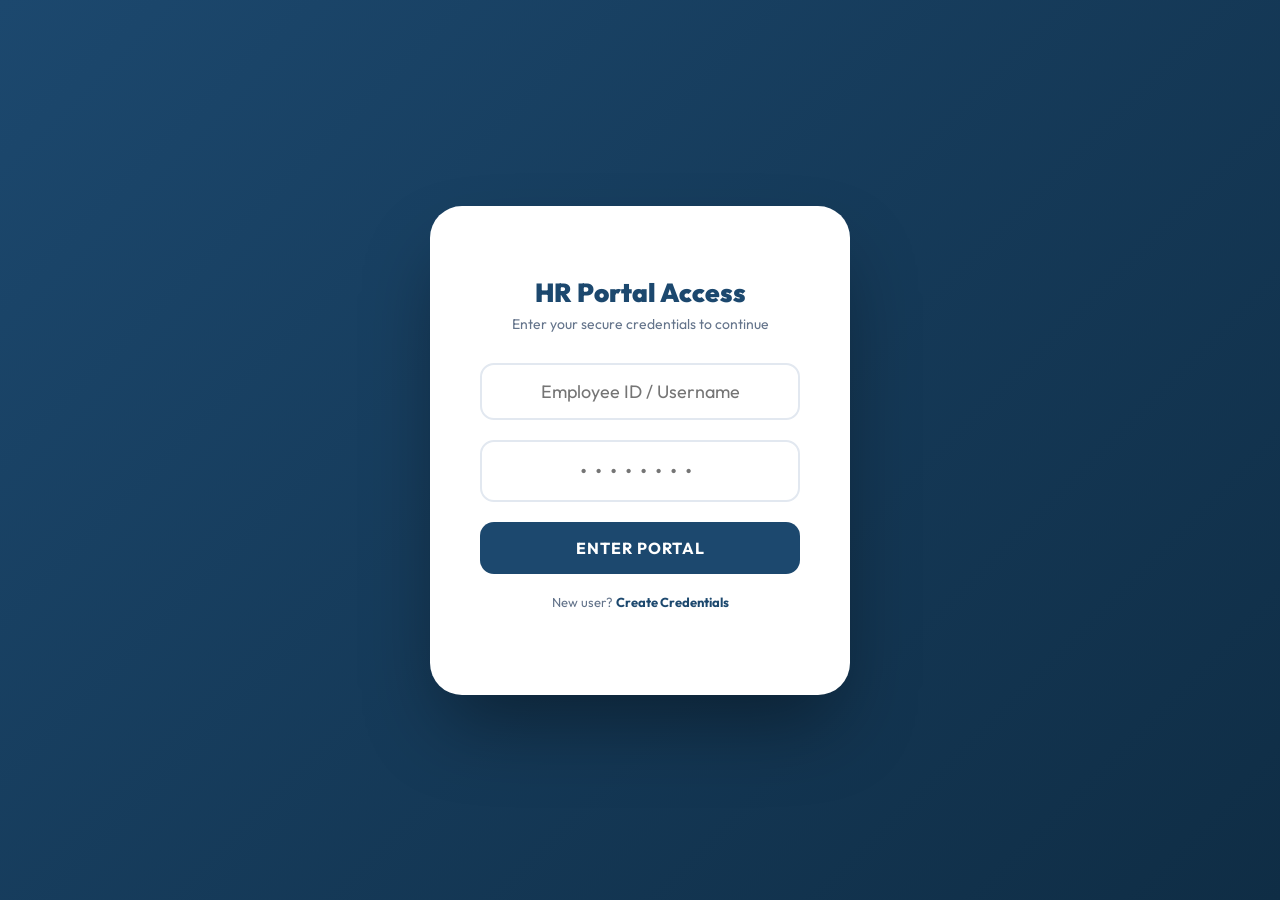
<file: src/main/resources/static/hr-onboarding.html>
<!DOCTYPE html>
<html lang="en">

<head>
    <meta charset="UTF-8">
    <meta name="viewport" content="width=device-width, initial-scale=1.0">
    <title>Initiate Onboarding | HR Portal</title>
    <link href="https://fonts.googleapis.com/css2?family=Outfit:wght@300;400;600;700;900&display=swap" rel="stylesheet">
    <style>
        :root {
            --primary: #1c486e;
            --primary-light: #2c5e8c;
            --secondary: #10b981;
            --bg: #f0f4f8;
            --border: #e2e8f0;
            --text-muted: #64748b;
        }

        * {
            margin: 0;
            padding: 0;
            box-sizing: border-box;
            font-family: 'Outfit', sans-serif;
        }

        body {
            background: var(--bg);
            color: #1e293b;
            padding-top: 85px;
            min-height: 100vh;
        }

        nav {
            position: fixed;
            top: 0;
            left: 0;
            right: 0;
            height: 70px;
            background: var(--primary);
            display: flex;
            align-items: center;
            padding: 0 35px;
            justify-content: space-between;
            z-index: 100;
            box-shadow: 0 4px 12px rgba(28, 72, 110, 0.3);
        }

        .nav-left {
            display: flex;
            align-items: center;
            gap: 15px;
        }

        .back-btn {
            color: white;
            text-decoration: none;
            font-size: 14px;
            font-weight: 600;
            background: rgba(255, 255, 255, 0.15);
            padding: 7px 16px;
            border-radius: 20px;
            transition: background 0.2s;
        }

        .back-btn:hover {
            background: rgba(255, 255, 255, 0.25);
        }

        .page-title {
            color: white;
            font-size: 18px;
            font-weight: 700;
        }

        nav img {
            height: 60px;
            background: white;
            padding: 2px 6px;
            border-radius: 6px;
            object-fit: contain;
        }

        .container {
            max-width: 900px;
            margin: 0 auto;
            padding: 40px 20px;
        }

        .page-header {
            margin-bottom: 30px;
        }

        .page-header h1 {
            font-size: 28px;
            font-weight: 900;
            color: var(--primary);
        }

        .page-header p {
            color: var(--text-muted);
            margin-top: 5px;
        }

        .card {
            background: white;
            border-radius: 24px;
            padding: 35px;
            border: 1px solid var(--border);
            box-shadow: 0 4px 15px rgba(0, 0, 0, 0.05);
        }

        .form-grid {
            display: grid;
            grid-template-columns: 1fr 1fr;
            gap: 30px;
        }

        @media(max-width:700px) {
            .form-grid {
                grid-template-columns: 1fr;
            }
        }

        .form-group {
            margin-bottom: 20px;
        }

        label {
            font-size: 12px;
            font-weight: 700;
            color: var(--text-muted);
            display: block;
            margin-bottom: 7px;
            text-transform: uppercase;
            letter-spacing: 0.5px;
        }

        input,
        textarea,
        select {
            width: 100%;
            padding: 13px 16px;
            border: 2px solid var(--border);
            border-radius: 12px;
            font-size: 14px;
            outline: none;
            font-family: 'Outfit', sans-serif;
            transition: border-color 0.2s, box-shadow 0.2s;
            background: #fafafa;
        }

        input:focus,
        textarea:focus {
            border-color: var(--primary);
            box-shadow: 0 0 0 4px rgba(28, 72, 110, 0.08);
            background: white;
        }

        input[readonly] {
            background: #f1f5f9;
            color: var(--text-muted);
            cursor: default;
        }

        .recipient-box {
            background: #f8fafc;
            border: 2px solid var(--border);
            border-radius: 16px;
            padding: 20px;
            margin-bottom: 20px;
        }

        .recipient-box .r-label {
            font-size: 11px;
            font-weight: 800;
            color: var(--primary);
            text-transform: uppercase;
            letter-spacing: 1px;
            margin-bottom: 12px;
        }

        .btn-send {
            width: 100%;
            padding: 16px;
            background: var(--primary);
            color: white;
            border: none;
            border-radius: 14px;
            font-size: 16px;
            font-weight: 700;
            cursor: pointer;
            font-family: 'Outfit', sans-serif;
            letter-spacing: 0.5px;
            transition: all 0.2s;
            display: flex;
            align-items: center;
            justify-content: center;
            gap: 10px;
        }

        .btn-send:hover {
            background: var(--primary-light);
            transform: translateY(-2px);
        }

        .btn-send:disabled {
            opacity: 0.6;
            cursor: not-allowed;
            transform: none;
        }

        .loader {
            width: 18px;
            height: 18px;
            border: 3px solid rgba(255, 255, 255, 0.3);
            border-top-color: white;
            border-radius: 50%;
            animation: spin 0.7s linear infinite;
            display: none;
        }

        @keyframes spin {
            to {
                transform: rotate(360deg);
            }
        }

        .toast {
            position: fixed;
            bottom: 30px;
            right: 30px;
            padding: 15px 25px;
            border-radius: 14px;
            color: white;
            font-weight: 600;
            font-size: 14px;
            display: none;
            z-index: 9999;
            box-shadow: 0 10px 30px rgba(0, 0, 0, 0.2);
            animation: slideUp 0.3s ease;
        }

        @keyframes slideUp {
            from {
                transform: translateY(20px);
                opacity: 0;
            }

            to {
                transform: translateY(0);
                opacity: 1;
            }
        }

        .section-label {
            font-size: 15px;
            font-weight: 800;
            color: var(--primary);
            margin-bottom: 20px;
            padding-bottom: 12px;
            border-bottom: 2px solid var(--border);
        }
    </style>
</head>

<body>
    <nav>
        <div class="nav-left">
            <a class="back-btn" href="hr-dashboard.html">← Portal</a>
            <span class="page-title">📧 Initiate Onboarding Application</span>
        </div>
        <div id="hrWelcomeDisplay" style="color: white; font-weight: 600; font-size: 14px; opacity: 0.9; margin-left: auto; margin-right: 20px;"></div>
        <img src="logo.jpg" alt="Natco Pharma" onerror="this.style.display='none'">
    </nav>

    <script>
        document.addEventListener('DOMContentLoaded', () => {
            const hrName = sessionStorage.getItem('hr_name');
            if (hrName) {
                document.getElementById('hrWelcomeDisplay').innerText = `Welcome, ${hrName}`;
            }
        });
    </script>

    <div class="container">
        <div class="page-header">
            <h1>Send Onboarding Application</h1>
            <p>Prepare and deliver the registration form link to the candidate</p>
        </div>

        <div class="card">
            <div class="form-grid">
                <!-- Left Column -->
                <div>
                    <div class="section-label">Application Details</div>
                    <div class="form-group">
                        <label>Candidate Form Link</label>
                        <input type="text" id="formLink" readonly>
                    </div>
                    <div class="form-group">
                        <label>Application Name</label>
                        <input type="text" id="agreementName" value="Onboarding Form">
                    </div>
                    <div class="form-group">
                        <label>Completion Deadline</label>
                        <input type="date" id="completionDeadline">
                    </div>
                    <div class="form-group">
                        <label>Custom Message to Candidate</label>
                        <textarea id="message" rows="4" placeholder="Personalize your message..."></textarea>
                    </div>
                </div>

                <!-- Right Column -->
                <div>
                    <div class="section-label">Recipient & CC Details</div>
                    <div class="recipient-box">
                        <div class="r-label">📨 Candidate (Primary Recipient)</div>
                        <div class="form-group">
                            <label>Candidate Full Name</label>
                            <input type="text" id="candidateName" placeholder="Enter Full Name">
                        </div>
                        <div class="form-group">
                            <label>Email Address</label>
                            <input type="email" id="candidateEmail" placeholder="candidate@example.com">
                        </div>
                        <div class="form-group">
                            <label>Mobile Number</label>
                            <input type="tel" id="candidateMobile" placeholder="10-digit number">
                        </div>
                    </div>

                    <div class="form-group">
                        <label>HR Manager CC</label>
                        <input type="email" id="hrEmail" value="hr.manager@natcopharma.com">
                    </div>
                    <div class="form-group">
                        <label>Additional CC (comma separated)</label>
                        <input type="text" id="ccEmails" placeholder="finance@natcopharma.com, legal@...">
                    </div>

                    <button class="btn-send" id="sendBtn" onclick="sendForm()">
                        <span id="btnText">SEND Application</span>
                        <div class="loader" id="loader"></div>
                    </button>
                </div>
            </div>
        </div>
    </div>

    <div id="toast" class="toast"></div>

    <script>
        // Auth guard
        if (sessionStorage.getItem('hr_authed') !== 'true') {
            window.location.href = 'hr-dashboard.html';
        }

        // Set form link
        document.getElementById('formLink').value = window.location.origin + '/login.html';

        async function sendForm() {
            const btn = document.getElementById('sendBtn');
            const data = {
                agreementName: document.getElementById('agreementName').value.trim(),
                message: document.getElementById('message').value.trim(),
                formLink: document.getElementById('formLink').value.trim(),
                candidateName: document.getElementById('candidateName').value.trim(),
                candidateEmail: document.getElementById('candidateEmail').value.trim(),
                candidateMobile: document.getElementById('candidateMobile').value.trim(),
                hrEmail: document.getElementById('hrEmail').value.trim(),
                ccEmails: document.getElementById('ccEmails').value.trim()
            };
            const deadline = document.getElementById('completionDeadline').value;

            if (!data.candidateName || !data.candidateEmail || !data.candidateMobile || !deadline) {
                showToast('Name, email, mobile and deadline are required.', '#ef4444');
                return;
            }

            btn.disabled = true;
            document.getElementById('loader').style.display = 'block';
            document.getElementById('btnText').innerText = 'Sending...';

            try {
                const sep = data.formLink.includes('?') ? '&' : '?';
                // Encode parameters to handle spaces/special chars
                const emailEnc = encodeURIComponent(data.candidateEmail);
                const hrEmailEnc = encodeURIComponent(data.hrEmail);
                const nameEnc = encodeURIComponent(data.candidateName);
                const link = `${data.formLink}${sep}mobile=${data.candidateMobile}&deadline=${deadline}&name=${nameEnc}&email=${emailEnc}&hrEmail=${hrEmailEnc}`;
                
                const res = await fetch('/api/send-form', {
                    method: 'POST',
                    headers: { 'Content-Type': 'application/json' },
                    body: JSON.stringify({ ...data, formLink: link })
                });
                if (res.ok) {
                    showToast('✅ Application sent successfully!', '#10b981');
                    document.getElementById('candidateName').value = '';
                    document.getElementById('candidateEmail').value = '';
                    document.getElementById('candidateMobile').value = '';
                    document.getElementById('message').value = '';
                } else {
                    showToast('❌ Failed to send. Please try again.', '#ef4444');
                }
            } catch (e) {
                showToast('❌ Network error.', '#ef4444');
            } finally {
                btn.disabled = false;
                document.getElementById('loader').style.display = 'none';
                document.getElementById('btnText').innerText = '🚀 SEND Application';
            }
        }

        function showToast(msg, bg) {
            const t = document.getElementById('toast');
            t.innerText = msg; t.style.background = bg; t.style.display = 'block';
            setTimeout(() => t.style.display = 'none', 3500);
        }
    </script>
</body>

</html>
</file>
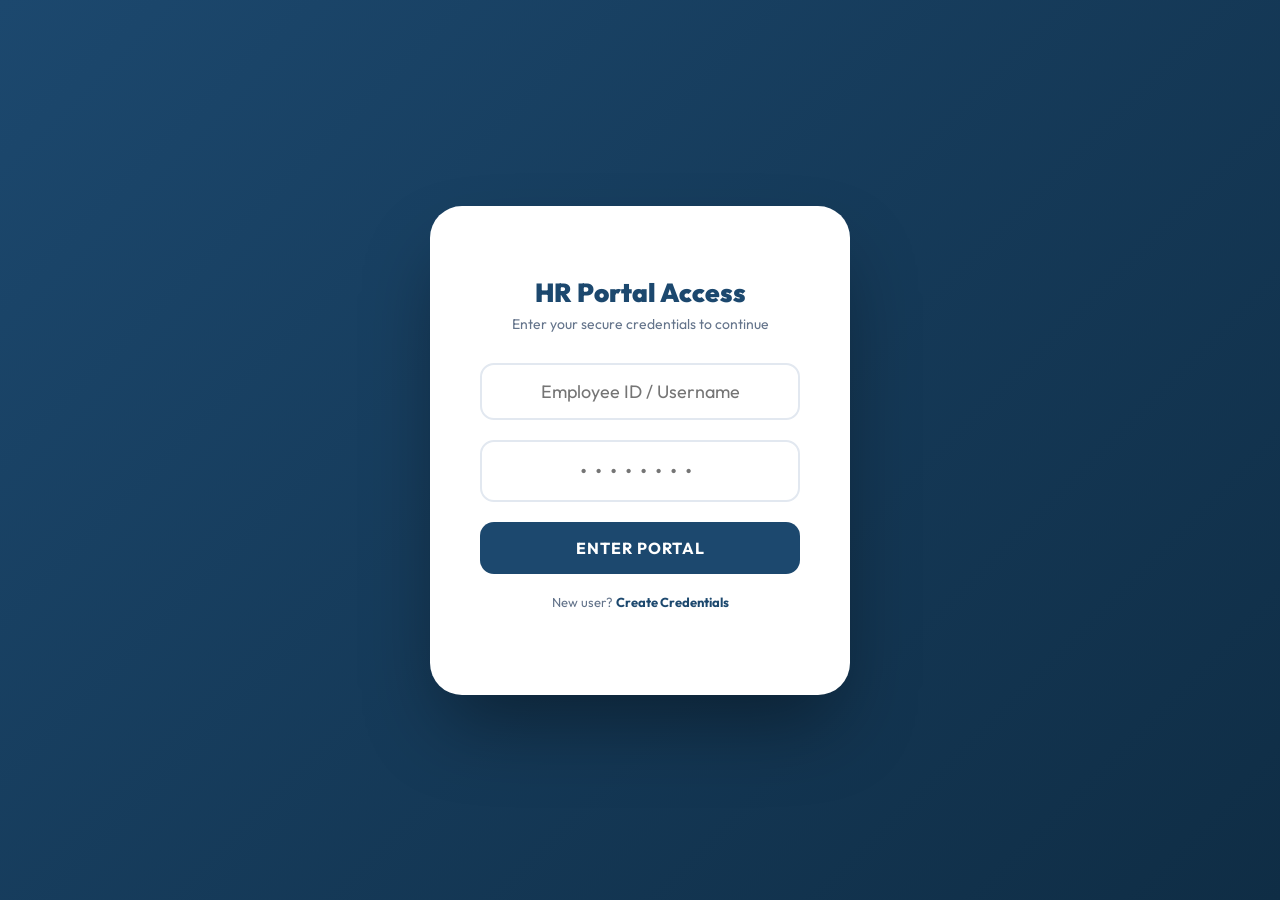
<file: src/main/resources/static/hr-responses.html>
<!DOCTYPE html>
<html lang="en">

<head>
    <meta charset="UTF-8">
    <meta name="viewport" content="width=device-width, initial-scale=1.0">
    <title>Candidate Responses | HR Portal</title>
    <link href="https://fonts.googleapis.com/css2?family=Outfit:wght@300;400;600;700;900&display=swap" rel="stylesheet">
    <style>
        :root {
            --primary: #1c486e;
            --primary-light: #2c5e8c;
            --secondary: #10b981;
            --bg: #f0f4f8;
            --border: #e2e8f0;
            --text-muted: #64748b;
        }

        * {
            margin: 0;
            padding: 0;
            box-sizing: border-box;
            font-family: 'Outfit', sans-serif;
        }

        body {
            background: var(--bg);
            color: #1e293b;
            padding-top: 85px;
            min-height: 100vh;
        }

        nav {
            position: fixed;
            top: 0;
            left: 0;
            right: 0;
            height: 70px;
            background: var(--primary);
            display: flex;
            align-items: center;
            padding: 0 35px;
            justify-content: space-between;
            z-index: 100;
            box-shadow: 0 4px 12px rgba(28, 72, 110, 0.3);
        }

        .nav-left {
            display: flex;
            align-items: center;
            gap: 15px;
        }

        .back-btn {
            color: white;
            text-decoration: none;
            font-size: 14px;
            font-weight: 600;
            background: rgba(255, 255, 255, 0.15);
            padding: 7px 16px;
            border-radius: 20px;
            transition: background 0.2s;
        }

        .back-btn:hover {
            background: rgba(255, 255, 255, 0.25);
        }

        .page-title {
            color: white;
            font-size: 18px;
            font-weight: 700;
        }

        nav img {
            height: 60px;
            background: white;
            padding: 2px 6px;
            border-radius: 6px;
            object-fit: contain;
        }

        .container {
            max-width: 1100px;
            margin: 0 auto;
            padding: 40px 20px;
        }

        .page-header {
            margin-bottom: 30px;
            display: flex;
            justify-content: space-between;
            align-items: flex-end;
        }

        .page-header h1 {
            font-size: 28px;
            font-weight: 900;
            color: var(--primary);
        }

        .page-header p {
            color: var(--text-muted);
            margin-top: 5px;
        }

        .refresh-btn {
            background: var(--primary);
            color: white;
            border: none;
            padding: 10px 22px;
            border-radius: 12px;
            font-size: 13px;
            font-weight: 700;
            cursor: pointer;
            font-family: 'Outfit', sans-serif;
            transition: all 0.2s;
        }

        .refresh-btn:hover {
            background: var(--primary-light);
        }

        .stats-row {
            display: flex;
            gap: 20px;
            margin-bottom: 25px;
            flex-wrap: wrap;
        }

        .stat-card {
            flex: 1;
            min-width: 150px;
            background: white;
            border-radius: 18px;
            padding: 20px 25px;
            border: 1px solid var(--border);
            box-shadow: 0 4px 10px rgba(0, 0, 0, 0.04);
        }

        .stat-card .stat-num {
            font-size: 32px;
            font-weight: 900;
            color: var(--primary);
        }

        .stat-card .stat-label {
            font-size: 12px;
            color: var(--text-muted);
            margin-top: 3px;
            text-transform: uppercase;
            font-weight: 600;
        }

        .card {
            background: white;
            border-radius: 24px;
            padding: 30px;
            border: 1px solid var(--border);
            box-shadow: 0 4px 15px rgba(0, 0, 0, 0.05);
        }

        table {
            width: 100%;
            border-collapse: collapse;
        }

        thead th {
            text-align: left;
            padding: 12px 15px;
            font-size: 11px;
            text-transform: uppercase;
            letter-spacing: 0.7px;
            color: var(--text-muted);
            border-bottom: 2px solid var(--border);
            font-weight: 700;
        }

        tbody tr {
            transition: background 0.15s;
        }

        tbody tr:hover {
            background: #f8fafc;
        }

        tbody td {
            padding: 16px 15px;
            border-bottom: 1px solid var(--border);
            font-size: 14px;
            vertical-align: middle;
        }

        tbody tr:last-child td {
            border-bottom: none;
        }

        .pill {
            padding: 4px 12px;
            border-radius: 20px;
            font-size: 11px;
            font-weight: 700;
            display: inline-block;
        }

        .pill-success {
            background: #dcfce7;
            color: #166534;
        }

        .pill-pending {
            background: #fef9c3;
            color: #854d0e;
        }

        .name-cell strong {
            display: block;
            font-size: 15px;
        }

        .name-cell span {
            font-size: 12px;
            color: var(--text-muted);
        }

        .empty-state {
            text-align: center;
            padding: 60px 20px;
            color: var(--text-muted);
        }

        .empty-state .e-icon {
            font-size: 48px;
            margin-bottom: 15px;
        }

        .empty-state p {
            font-size: 15px;
        }

        .view-btn {
            background: var(--primary);
            color: white;
            border: none;
            padding: 7px 16px;
            border-radius: 8px;
            font-size: 12px;
            font-weight: 700;
            cursor: pointer;
            font-family: 'Outfit', sans-serif;
            text-decoration: none;
            display: inline-block;
        }

        .view-btn:hover {
            background: var(--primary-light);
        }

        .loading {
            text-align: center;
            padding: 40px;
            color: var(--text-muted);
            font-size: 14px;
        }
    </style>
</head>

<body>
    <nav>
        <div class="nav-left">
            <a class="back-btn" href="hr-dashboard.html">← Portal</a>
            <span class="page-title">📊 Candidate Responses</span>
        </div>
        <div id="hrWelcomeDisplay" style="color: white; font-weight: 600; font-size: 14px; opacity: 0.9; margin-left: auto; margin-right: 20px;"></div>
        <img src="logo.jpg" alt="Natco Pharma" onerror="this.style.display='none'">
    </nav>

    <script>
        document.addEventListener('DOMContentLoaded', () => {
            const hrName = sessionStorage.getItem('hr_name');
            if (hrName) {
                document.getElementById('hrWelcomeDisplay').innerText = `Welcome, ${hrName}`;
            }
        });
    </script>

    <div class="container">
        <div class="page-header">
            <div>
                <h1>Candidate Response Tracker</h1>
                <p>Real-time view of all submitted onboarding forms</p>
            </div>
            <button class="refresh-btn" onclick="loadCandidates()">🔄 Refresh</button>
        </div>

        <div class="stats-row">
            <div class="stat-card">
                <div class="stat-num" id="statTotal">—</div>
                <div class="stat-label">Total Received</div>
            </div>
            <div class="stat-card">
                <div class="stat-num" id="statVerified">—</div>
                <div class="stat-label">Verified</div>
            </div>
            <div class="stat-card">
                <div class="stat-num" id="statPending">—</div>
                <div class="stat-label">Pending Review</div>
            </div>
        </div>

        <div class="card">
            <table>
                <thead>
                    <tr>
                        <th>#</th>
                        <th>Candidate Name</th>
                        <th>Contact</th>
                        <th>Submission</th>
                        <th>Action</th>
                    </tr>
                </thead>
                <tbody id="tableBody">
                    <tr>
                        <td colspan="5">
                            <div class="loading">Loading candidates...</div>
                        </td>
                    </tr>
                </tbody>
            </table>
        </div>
    </div>

    <script>
        // Auth guard
        if (sessionStorage.getItem('hr_authed') !== 'true') {
            window.location.href = 'hr-dashboard.html';
        }

        async function loadCandidates() {
            const body = document.getElementById('tableBody');
            body.innerHTML = '<tr><td colspan="5"><div class="loading">Loading...</div></td></tr>';
            try {
                const res = await fetch('/api/candidates');
                const list = await res.json();

                if (!Array.isArray(list) || list.length === 0) {
                    document.getElementById('statTotal').innerText = '0';
                    document.getElementById('statVerified').innerText = '0';
                    document.getElementById('statPending').innerText = '0';
                    body.innerHTML = `<tr><td colspan="5"><div class="empty-state"><div class="e-icon">📭</div><p>No candidate responses yet.</p></div></td></tr>`;
                    return;
                }

                const total = list.length;
                const verified = list.filter(c => c.ctcReviewDone).length;
                document.getElementById('statTotal').innerText = total;
                document.getElementById('statVerified').innerText = verified;
                document.getElementById('statPending').innerText = total - verified;

                body.innerHTML = list.map((c, i) => `
                    <tr>
                        <td style="color:var(--text-muted); font-weight:600;">${i + 1}</td>
                        <td class="name-cell">
                            <strong>${c.fullName || '—'}</strong>
                            <span>${c.email || '—'}</span>
                        </td>
                        <td>${c.phone || '—'}</td>
                        <td><span class="pill pill-success">✅ Submitted</span></td>
                        <td>
                            <a class="view-btn" href="hr-review.html?id=${c.id}" target="_blank">View Form</a>
                        </td>
                    </tr>
                `).join('');
            } catch (e) {
                body.innerHTML = `<tr><td colspan="5"><div class="empty-state"><div class="e-icon">⚠️</div><p>Error loading data. Is the server running?</p></div></td></tr>`;
            }
        }

        loadCandidates();
    </script>
</body>

</html>
</file>
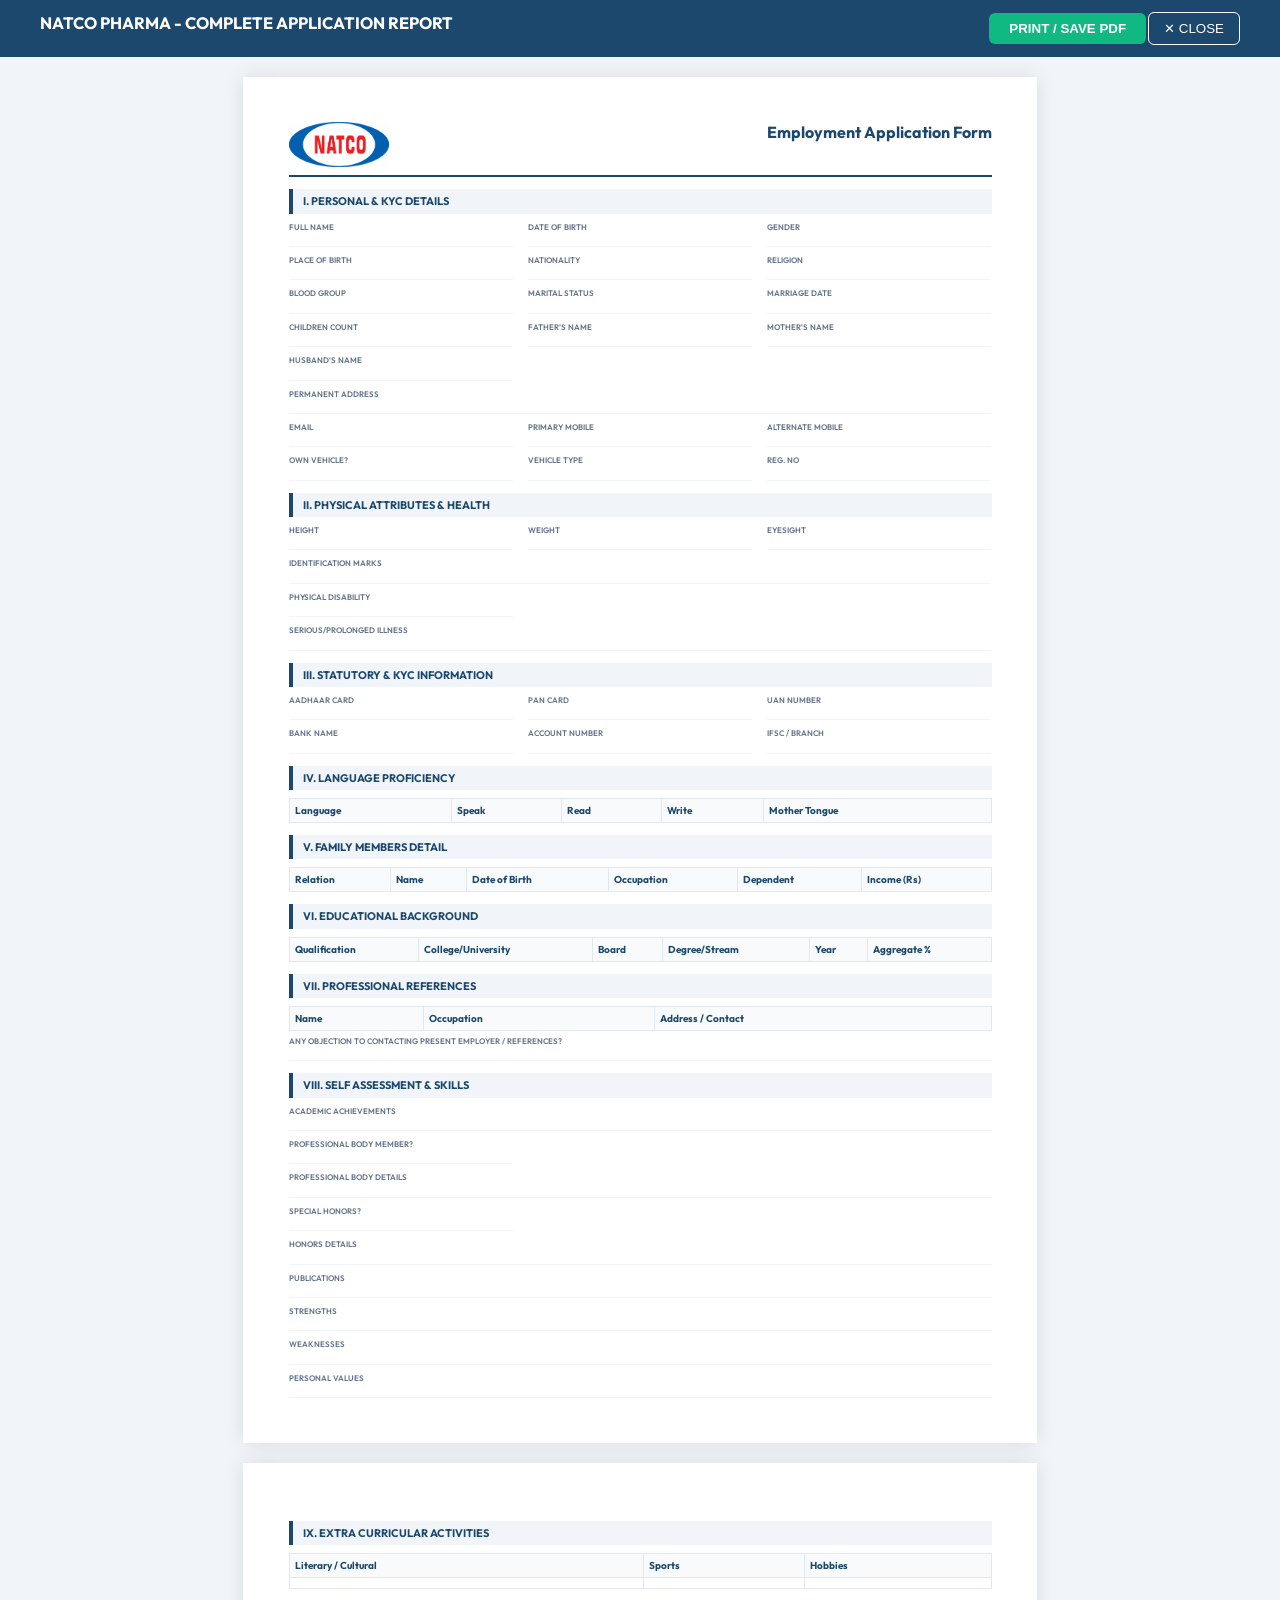
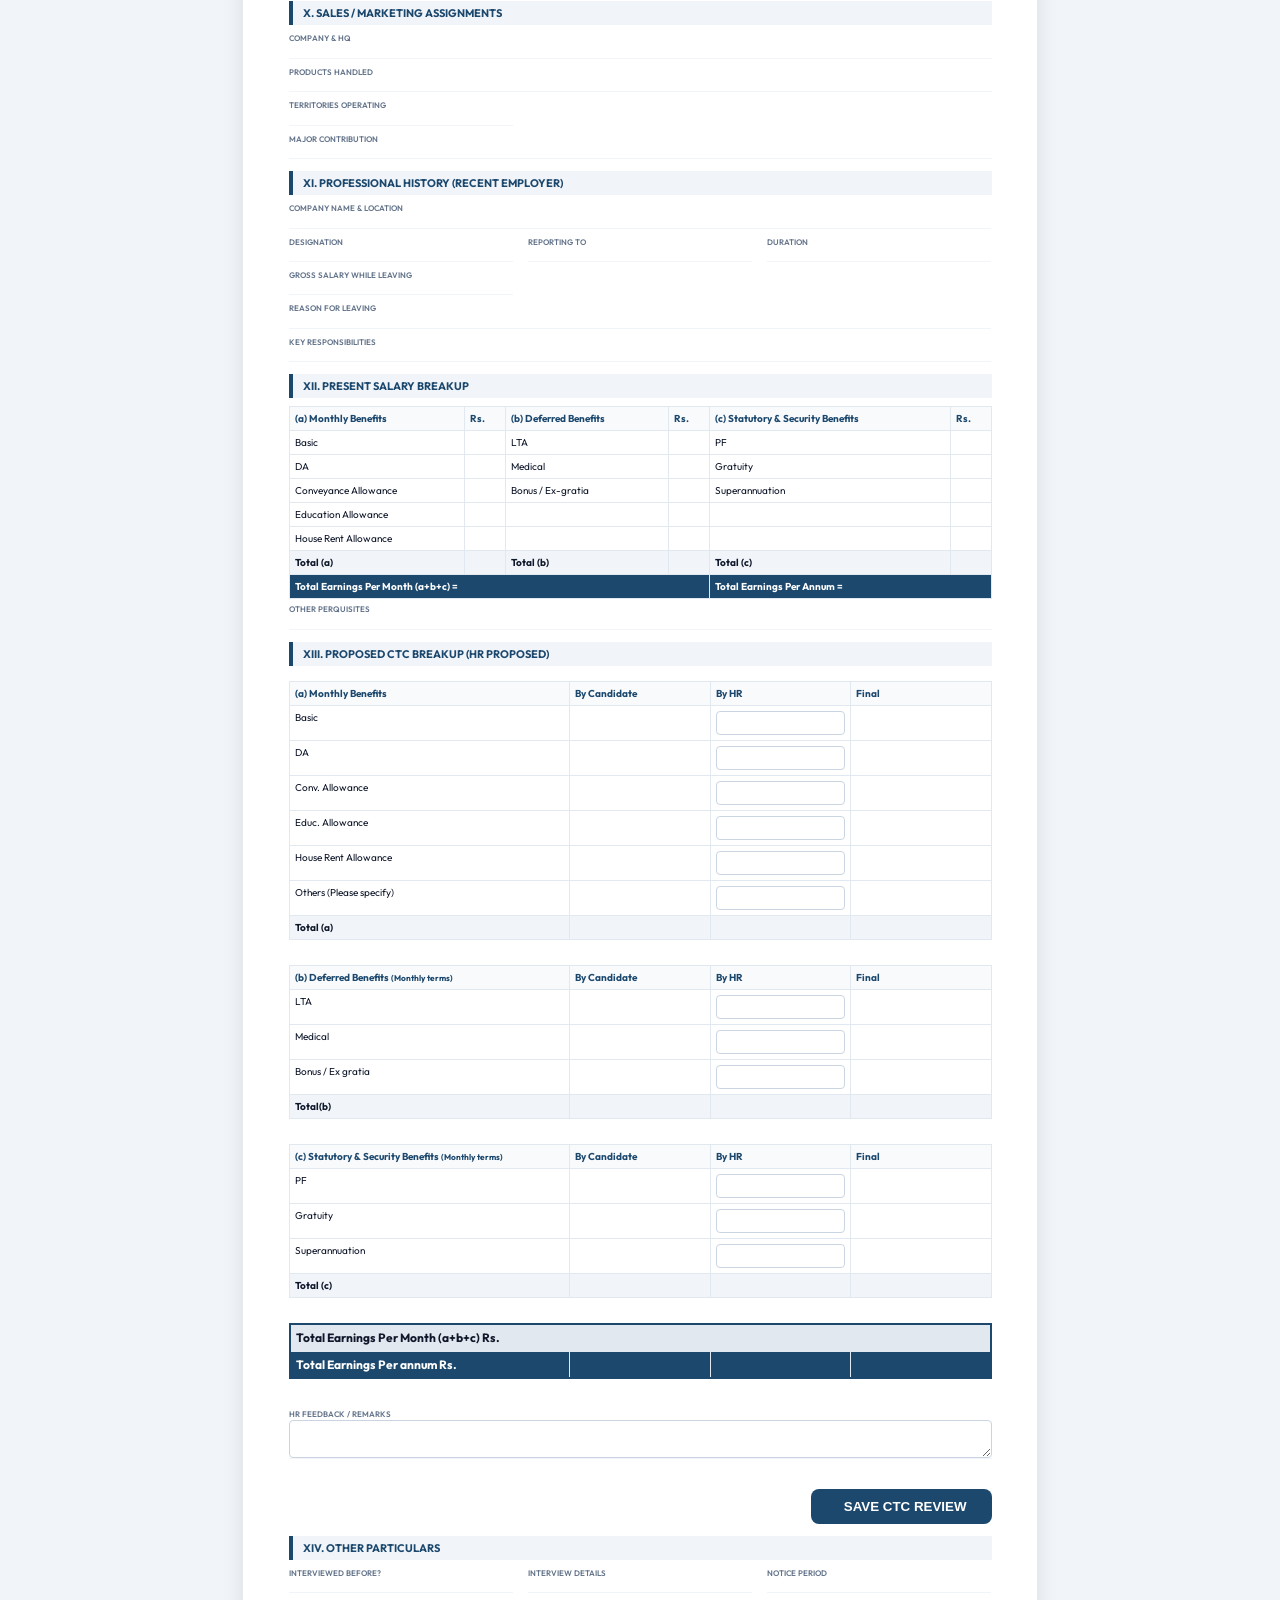
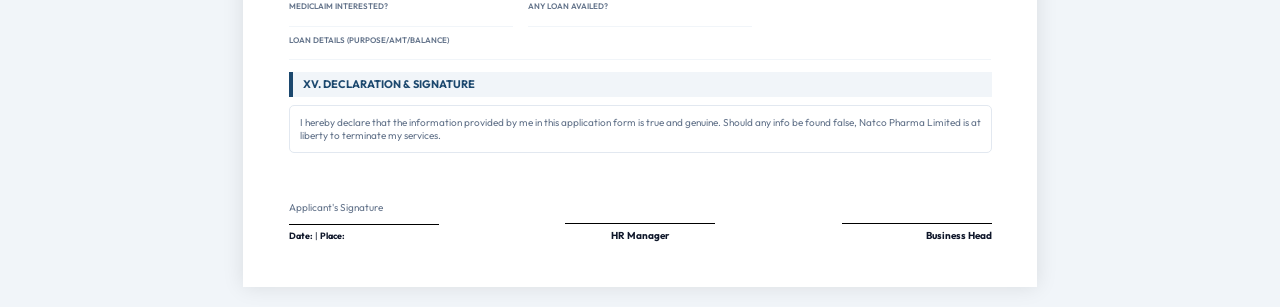
<file: src/main/resources/static/hr-review.html>
<!DOCTYPE html>
<html lang="en">

<head>
    <meta charset="UTF-8">
    <meta name="viewport" content="width=device-width, initial-scale=1.0">
    <title>Complete Candidate Application - Natco Pharma</title>
    <style>
        @import url('https://fonts.googleapis.com/css2?family=Outfit:wght@300;400;600;700&display=swap');

        * {
            margin: 0;
            padding: 0;
            box-sizing: border-box;
        }

        body {
            font-family: 'Outfit', Arial;
            background: #f1f5f9;
            font-size: 11px;
            color: #0f172a;
            line-height: 1.3;
        }

        .print-bar {
            background: #1c486e;
            color: white;
            padding: 12px 40px;
            display: flex;
            justify-content: space-between;
            position: sticky;
            top: 0;
            z-index: 100;
        }

        .btn-print {
            background: #10b981;
            color: white;
            border: none;
            padding: 8px 20px;
            border-radius: 6px;
            cursor: pointer;
            font-weight: 700;
        }

        .page {
            width: 210mm;
            margin: 20px auto;
            background: white;
            padding: 12mm;
            box-shadow: 0 0 20px rgba(0, 0, 0, 0.1);
        }

        .doc-header {
            display: flex;
            justify-content: space-between;
            align-items: flex-start;
            border-bottom: 2px solid #1c486e;
            padding-bottom: 8px;
            margin-bottom: 12px;
        }

        .logo {
            height: 45px;
        }

        .doc-title {
            text-align: right;
            color: #1c486e;
            font-size: 16px;
            font-weight: 700;
        }

        .section-head {
            background: #f1f5f9;
            color: #1c486e;
            padding: 5px 10px;
            font-size: 11px;
            font-weight: 700;
            text-transform: uppercase;
            margin: 12px 0 8px;
            border-left: 4px solid #1c486e;
        }

        .field-grid {
            display: grid;
            grid-template-columns: repeat(3, 1fr);
            gap: 8px 15px;
        }

        .field-row {
            display: flex;
            flex-direction: column;
            border-bottom: 1px solid #f1f5f9;
        }

        .field-label {
            font-size: 8px;
            color: #64748b;
            text-transform: uppercase;
            font-weight: 600;
        }

        .field-value {
            font-size: 11px;
            font-weight: 500;
            min-height: 14px;
        }

        .full-width {
            grid-column: span 3;
        }

        table {
            width: 100%;
            border-collapse: collapse;
            margin: 5px 0;
            font-size: 10px;
        }

        th {
            background: #f8fafc;
            border: 1px solid #e2e8f0;
            padding: 5px;
            text-align: left;
            color: #1c486e;
            font-weight: 700;
        }

        td {
            border: 1px solid #e2e8f0;
            padding: 5px;
            vertical-align: top;
        }

        .sig-img {
            max-height: 60px;
            display: block;
            margin: 5px 0;
        }

        .ctc-box {
            border: 2px dashed #1c486e;
            padding: 12px;
            border-radius: 8px;
            margin: 10px 0;
        }

        .page-break {
            page-break-before: always;
        }

        @media print {

            .print-bar,
            .no-print {
                display: none !important;
            }

            .page {
                margin: 0;
                box-shadow: none;
                width: 100%;
            }

            .ctc-input {
                border: none !important;
                background: none !important;
                padding: 0 !important;
            }
        }

        .ctc-input {
            width: 100%;
            border: 1px solid #cbd5e1;
            border-radius: 4px;
            padding: 4px 8px;
            font-family: inherit;
            font-size: 11px;
            color: #1c486e;
            font-weight: 600;
        }

        .btn-save-ctc {
            background: #1c486e;
            color: white;
            border: none;
            padding: 10px 25px;
            border-radius: 8px;
            cursor: pointer;
            font-weight: 700;
            margin-top: 15px;
            display: flex;
            align-items: center;
            gap: 8px;
            transition: all 0.2s;
        }

        .btn-save-ctc:hover {
            background: #103a5e;
            transform: translateY(-1px);
        }

        .btn-save-ctc:disabled {
            background: #94a3b8;
            cursor: not-allowed;
        }
    </style>
</head>

<body>

    <div class="print-bar">
        <h2>NATCO PHARMA - COMPLETE APPLICATION REPORT</h2>
        <div class="btns">
            <button class="btn-print" onclick="window.print()">PRINT / SAVE PDF</button>
            <button
                style="background:none; border:1px solid white; color:white; padding:8px 15px; border-radius:6px; cursor:pointer;"
                onclick="window.close()">✕ CLOSE</button>
        </div>
    </div>

    <div class="page">
        <div class="doc-header">
            <img src="logo.jpg" class="logo">
            <div class="doc-title">Employment Application Form<br><small id="docRef"
                    style="font-weight:400; color:#64748b;"></small></div>
        </div>

        <!-- 1. PERSONAL -->
        <div class="section-head">I. Personal & KYC Details</div>
        <div class="field-grid">
            <div class="field-row"><span class="field-label">Full Name</span><span class="field-value"
                    id="f_name"></span></div>
            <div class="field-row"><span class="field-label">Date of Birth</span><span class="field-value"
                    id="f_dob"></span></div>
            <div class="field-row"><span class="field-label">Gender</span><span class="field-value"
                    id="f_gender"></span></div>
            <div class="field-row"><span class="field-label">Place of Birth</span><span class="field-value"
                    id="f_pob"></span></div>
            <div class="field-row"><span class="field-label">Nationality</span><span class="field-value"
                    id="f_nat"></span></div>
            <div class="field-row"><span class="field-label">Religion</span><span class="field-value" id="f_rel"></span>
            </div>
            <div class="field-row"><span class="field-label">Blood Group</span><span class="field-value"
                    id="f_blood"></span></div>
            <div class="field-row"><span class="field-label">Marital Status</span><span class="field-value"
                    id="f_marital"></span></div>
            <div class="field-row"><span class="field-label">Marriage Date</span><span class="field-value"
                    id="f_marriageDate"></span></div>
            <div class="field-row"><span class="field-label">Children Count</span><span class="field-value"
                    id="f_children"></span></div>
            <div class="field-row"><span class="field-label">Father's Name</span><span class="field-value"
                    id="f_father"></span></div>
            <div class="field-row"><span class="field-label">Mother's Name</span><span class="field-value"
                    id="f_mother"></span></div>
            <div class="field-row"><span class="field-label">Husband's Name</span><span class="field-value"
                    id="f_husband"></span></div>
            <div class="field-row full-width"><span class="field-label">Permanent Address</span><span
                    class="field-value" id="f_addr"></span></div>
            <div class="field-row"><span class="field-label">Email</span><span class="field-value" id="f_email"></span>
            </div>
            <div class="field-row"><span class="field-label">Primary Mobile</span><span class="field-value"
                    id="f_phone"></span></div>
            <div class="field-row"><span class="field-label">Alternate Mobile</span><span class="field-value"
                    id="f_altPhone"></span></div>
            <div class="field-row"><span class="field-label">Own Vehicle?</span><span class="field-value"
                    id="f_ownVehicle"></span></div>
            <div class="field-row"><span class="field-label">Vehicle Type</span><span class="field-value"
                    id="f_vehicleType"></span></div>
            <div class="field-row"><span class="field-label">Reg. No</span><span class="field-value"
                    id="f_vehicleRegNo"></span></div>
        </div>

        <div class="section-head">II. Physical Attributes & Health</div>
        <div class="field-grid">
            <div class="field-row"><span class="field-label">Height</span><span class="field-value"
                    id="f_height"></span></div>
            <div class="field-row"><span class="field-label">Weight</span><span class="field-value"
                    id="f_weight"></span></div>
            <div class="field-row"><span class="field-label">Eyesight</span><span class="field-value"
                    id="f_eyes"></span></div>
            <div class="field-row full-width"><span class="field-label">Identification Marks</span><span
                    class="field-value" id="f_marks"></span></div>
            <div class="field-row"><span class="field-label">Physical Disability</span><span class="field-value"
                    id="f_disability"></span></div>
            <div class="field-row full-width"><span class="field-label">Serious/Prolonged Illness</span><span
                    class="field-value" id="f_health"></span></div>
        </div>

        <div class="section-head">III. Statutory & KYC Information</div>
        <div class="field-grid">
            <div class="field-row"><span class="field-label">Aadhaar Card</span><span class="field-value"
                    id="f_aadhaar"></span></div>
            <div class="field-row"><span class="field-label">PAN Card</span><span class="field-value" id="f_pan"></span>
            </div>
            <div class="field-row"><span class="field-label">UAN Number</span><span class="field-value"
                    id="f_uan"></span></div>
            <div class="field-row"><span class="field-label">Bank Name</span><span class="field-value"
                    id="f_bankName"></span></div>
            <div class="field-row"><span class="field-label">Account Number</span><span class="field-value"
                    id="f_bankAcc"></span></div>
            <div class="field-row"><span class="field-label">IFSC / Branch</span><span class="field-value"
                    id="f_bankDetails"></span></div>
        </div>

        <div class="section-head">IV. Language Proficiency</div>
        <table>
            <thead>
                <tr>
                    <th>Language</th>
                    <th>Speak</th>
                    <th>Read</th>
                    <th>Write</th>
                    <th>Mother Tongue</th>
                </tr>
            </thead>
            <tbody id="f_lang"></tbody>
        </table>

        <div class="section-head">V. Family Members Detail</div>
        <table>
            <thead>
                <tr>
                    <th>Relation</th>
                    <th>Name</th>
                    <th>Date of Birth</th>
                    <th>Occupation</th>
                    <th>Dependent</th>
                    <th>Income (Rs)</th>
                </tr>
            </thead>
            <tbody id="f_family"></tbody>
        </table>

        <div class="section-head">VI. Educational Background</div>
        <table>
            <thead>
                <tr>
                    <th>Qualification</th>
                    <th>College/University</th>
                    <th>Board</th>
                    <th>Degree/Stream</th>
                    <th>Year</th>
                    <th>Aggregate %</th>
                </tr>
            </thead>
            <tbody id="f_edu"></tbody>
        </table>

        <div class="section-head">VII. Professional References</div>
        <table>
            <thead>
                <tr>
                    <th>Name</th>
                    <th>Occupation</th>
                    <th>Address / Contact</th>
                </tr>
            </thead>
            <tbody id="f_ref"></tbody>
        </table>
        <div class="field-grid" style="margin-top:5px;">
            <div class="field-row full-width"><span class="field-label">Any objection to contacting present employer / references?</span><span class="field-value" id="f_objection"></span></div>
        </div>

        <div class="section-head">VIII. Self Assessment & Skills</div>
        <div class="field-grid">
            <div class="field-row full-width"><span class="field-label">Academic Achievements</span><span
                    class="field-value" id="f_academicAch"></span></div>
            <div class="field-row"><span class="field-label">Professional Body Member?</span><span class="field-value"
                    id="f_profBody"></span></div>
            <div class="field-row full-width"><span class="field-label">Professional Body Details</span><span class="field-value"
                    id="f_profBodyDetails"></span></div>
            <div class="field-row"><span class="field-label">Special Honors?</span><span class="field-value"
                    id="f_honors"></span></div>
            <div class="field-row full-width"><span class="field-label">Honors Details</span><span class="field-value"
                    id="f_honorsDetails"></span></div>
            <div class="field-row full-width"><span class="field-label">Publications</span><span class="field-value"
                    id="f_publications"></span></div>
            <div class="field-row full-width"><span class="field-label">Strengths</span><span class="field-value"
                    id="f_strengths"></span></div>
            <div class="field-row full-width"><span class="field-label">Weaknesses</span><span class="field-value"
                    id="f_weaknesses"></span></div>
            <div class="field-row full-width"><span class="field-label">Personal Values</span><span class="field-value"
                    id="f_values"></span></div>
        </div>
    </div>

    <div class="page page-break">
        <div class="section-head">IX. Extra Curricular Activities</div>
        <table>
            <thead>
                <tr>
                    <th>Literary / Cultural</th>
                    <th>Sports</th>
                    <th>Hobbies</th>
                </tr>
            </thead>
            <tbody>
                <tr>
                    <td id="f_literary"></td>
                    <td id="f_sports"></td>
                    <td id="f_hobbies"></td>
                </tr>
            </tbody>
        </table>

        <div class="section-head">X. Sales / Marketing Assignments</div>
        <div class="field-grid">
            <div class="field-row full-width"><span class="field-label">Company & HQ</span><span class="field-value"
                    id="f_asgnComp"></span></div>
            <div class="field-row full-width"><span class="field-label">Products Handled</span><span class="field-value"
                    id="f_asgnProd"></span></div>
            <div class="field-row"><span class="field-label">Territories Operating</span><span class="field-value"
                    id="f_asgnTerr"></span></div>
            <div class="field-row full-width"><span class="field-label">Major Contribution</span><span
                    class="field-value" id="f_asgnCont"></span></div>
        </div>


        <div class="section-head">XI. Professional History (Recent Employer)</div>
        <div class="field-grid">
            <div class="field-row full-width"><span class="field-label">Company Name & Location</span><span
                    class="field-value" id="f_company"></span></div>
            <div class="field-row"><span class="field-label">Designation</span><span class="field-value"
                    id="f_designation"></span></div>
            <div class="field-row"><span class="field-label">Reporting To</span><span class="field-value"
                    id="f_reporting"></span></div>
            <div class="field-row"><span class="field-label">Duration</span><span class="field-value"
                    id="f_duration"></span></div>
            <div class="field-row"><span class="field-label">Gross Salary while Leaving</span><span class="field-value"
                    id="f_grossLeaving"></span></div>
            <div class="field-row full-width"><span class="field-label">Reason for Leaving</span><span
                    class="field-value" id="f_reason"></span></div>
            <div class="field-row full-width"><span class="field-label">Key Responsibilities</span><span
                    class="field-value" id="f_jobResp"></span></div>
        </div>

        <div class="section-head">XII. Present Salary Breakup</div>
        <table>
            <thead>
                <tr>
                    <th>(a) Monthly Benefits</th>
                    <th>Rs.</th>
                    <th>(b) Deferred Benefits</th>
                    <th>Rs.</th>
                    <th>(c) Statutory & Security Benefits</th>
                    <th>Rs.</th>
                </tr>
            </thead>
            <tbody>
                <tr>
                    <td>Basic</td>
                    <td id="s_basic"></td>
                    <td>LTA</td>
                    <td id="s_lta"></td>
                    <td>PF</td>
                    <td id="s_pf"></td>
                </tr>
                <tr>
                    <td>DA</td>
                    <td id="s_da"></td>
                    <td>Medical</td>
                    <td id="s_med"></td>
                    <td>Gratuity</td>
                    <td id="s_grat"></td>
                </tr>
                <tr>
                    <td>Conveyance Allowance</td>
                    <td id="s_conv"></td>
                    <td>Bonus / Ex-gratia</td>
                    <td id="s_bonus"></td>
                    <td>Superannuation</td>
                    <td id="s_super"></td>
                </tr>
                <tr>
                    <td>Education Allowance</td>
                    <td id="s_edu_al"></td>
                    <td></td>
                    <td></td>
                    <td></td>
                    <td></td>
                </tr>
                <tr>
                    <td>House Rent Allowance</td>
                    <td id="s_hra_al"></td>
                    <td></td>
                    <td></td>
                    <td></td>
                    <td></td>
                </tr>
                <tr style="background:#f1f5f9; font-weight:700;">
                    <td>Total (a)</td>
                    <td id="s_totalA"></td>
                    <td>Total (b)</td>
                    <td id="s_totalB"></td>
                    <td>Total (c)</td>
                    <td id="s_totalC"></td>
                </tr>
                <tr style="background:#1c486e; color:white; font-weight:700;">
                    <td colspan="4">Total Earnings Per Month (a+b+c) = <span id="s_totalM"></span></td>
                    <td colspan="2">Total Earnings Per Annum = <span id="s_totalY"></span></td>
                </tr>
            </tbody>
        </table>
        <div class="field-row full-width" style="margin-top:5px;">
            <span class="field-label">Other Perquisites</span>
            <span class="field-value" id="f_otherPerks"></span>
        </div>

        <div class="section-head">XIII. Proposed CTC Breakup (HR Proposed)</div>
        <div class="ctc-grid" style="display: flex; flex-direction: column; gap: 15px; margin: 10px 0;">
            <!-- Table 1 -->
            <table>
                <thead>
                    <tr>
                        <th width="40%">(a) Monthly Benefits</th>
                        <th width="20%">By Candidate</th>
                        <th width="20%">By HR</th>
                        <th width="20%">Final</th>
                    </tr>
                </thead>
                <tbody>
                    <tr><td>Basic</td><td id="c_basic"></td><td><input type="number" class="ctc-input" id="hr_basic"></td><td id="fin_basic"></td></tr>
                    <tr><td>DA</td><td id="c_da"></td><td><input type="number" class="ctc-input" id="hr_da"></td><td id="fin_da"></td></tr>
                    <tr><td>Conv. Allowance</td><td id="c_conv"></td><td><input type="number" class="ctc-input" id="hr_conv"></td><td id="fin_conv"></td></tr>
                    <tr><td>Educ. Allowance</td><td id="c_edu_al"></td><td><input type="number" class="ctc-input" id="hr_edu_al"></td><td id="fin_edu_al"></td></tr>
                    <tr><td>House Rent Allowance</td><td id="c_hra_al"></td><td><input type="number" class="ctc-input" id="hr_hra_al"></td><td id="fin_hra_al"></td></tr>
                    <tr><td>Others (Please specify)</td><td id="c_other_a"></td><td><input type="number" class="ctc-input" id="hr_other_a"></td><td id="fin_other_a"></td></tr>
                    <tr style="font-weight:700; background:#f1f5f9;"><td>Total (a)</td><td id="c_totalA"></td><td id="hr_totalA"></td><td id="fin_totalA"></td></tr>
                </tbody>
            </table>

            <!-- Table 2 -->
            <table>
                <thead>
                    <tr>
                        <th width="40%">(b) Deferred Benefits <small>(Monthly terms)</small></th>
                        <th width="20%">By Candidate</th>
                        <th width="20%">By HR</th>
                        <th width="20%">Final</th>
                    </tr>
                </thead>
                <tbody>
                    <tr><td>LTA</td><td id="c_lta"></td><td><input type="number" class="ctc-input" id="hr_lta"></td><td id="fin_lta"></td></tr>
                    <tr><td>Medical</td><td id="c_med"></td><td><input type="number" class="ctc-input" id="hr_med"></td><td id="fin_med"></td></tr>
                    <tr><td>Bonus / Ex gratia</td><td id="c_bonus"></td><td><input type="number" class="ctc-input" id="hr_bonus"></td><td id="fin_bonus"></td></tr>
                    <tr style="font-weight:700; background:#f1f5f9;"><td>Total(b)</td><td id="c_totalB"></td><td id="hr_totalB"></td><td id="fin_totalB"></td></tr>
                </tbody>
            </table>

            <!-- Table 3 -->
            <table>
                <thead>
                    <tr>
                        <th width="40%">(c) Statutory & Security Benefits <small>(Monthly terms)</small></th>
                        <th width="20%">By Candidate</th>
                        <th width="20%">By HR</th>
                        <th width="20%">Final</th>
                    </tr>
                </thead>
                <tbody>
                    <tr><td>PF</td><td id="c_pf"></td><td><input type="number" class="ctc-input" id="hr_pf"></td><td id="fin_pf"></td></tr>
                    <tr><td>Gratuity</td><td id="c_grat"></td><td><input type="number" class="ctc-input" id="hr_grat"></td><td id="fin_grat"></td></tr>
                    <tr><td>Superannuation</td><td id="c_super"></td><td><input type="number" class="ctc-input" id="hr_super"></td><td id="fin_super"></td></tr>
                    <tr style="font-weight:700; background:#f1f5f9;"><td>Total (c)</td><td id="c_totalC"></td><td id="hr_totalC"></td><td id="fin_totalC"></td></tr>
                </tbody>
            </table>

            <!-- Aggregate -->
            <table style="border:2px solid #1c486e;">
                <tr style="font-weight:700; background:#e2e8f0; font-size:12px;">
                    <td style="width:40%;">Total Earnings Per Month (a+b+c) Rs.</td>
                    <td style="width:20%;" id="c_totalGross"></td>
                    <td style="width:20%;" id="hr_totalGross"></td>
                    <td style="width:20%;" id="fin_totalGross"></td>
                </tr>
                <tr style="font-weight:700; background:#1c486e; color:white; font-size:12px;">
                    <td style="width:40%;">Total Earnings Per annum Rs.</td>
                    <td style="width:20%;" id="c_totalAnnum"></td>
                    <td style="width:20%;" id="hr_totalAnnum"></td>
                    <td style="width:20%;" id="fin_totalAnnum"></td>
                </tr>
            </table>

            <div class="field-row full-width" style="margin-top:10px;">
                <span class="field-label">HR Feedback / Remarks</span>
                <textarea class="ctc-input" id="r_remarks_in" rows="2" style="font-style:italic;"></textarea>
            </div>

            <div class="no-print" style="display:flex; justify-content:flex-end;">
                <button id="btnSaveCtc" class="btn-save-ctc">
                    <span></span> SAVE CTC REVIEW
                </button>
            </div>
        </div>

        <div class="section-head">XIV. Other Particulars</div>
        <div class="field-grid">
            <div class="field-row"><span class="field-label">Interviewed Before?</span><span class="field-value"
                    id="f_intBefore"></span></div>
            <div class="field-row"><span class="field-label">Interview Details</span><span class="field-value"
                    id="f_intDetails"></span></div>
            <div class="field-row"><span class="field-label">Notice Period</span><span class="field-value"
                    id="f_notice"></span></div>
            <div class="field-row"><span class="field-label">Mediclaim Interested?</span><span class="field-value"
                    id="f_mediclaim"></span></div>
            <div class="field-row"><span class="field-label">Any Loan Availed?</span><span class="field-value"
                    id="f_loanAvailed"></span></div>
            <div class="field-row full-width"><span class="field-label">Loan Details (Purpose/Amt/Balance)</span><span
                    class="field-value" id="f_loanDetails"></span></div>
        </div>

        <div class="section-head">XV. Declaration & Signature</div>
        <div
            style="font-size:10px; color:#64748b; border:1px solid #e2e8f0; padding:10px; border-radius:5px; margin-bottom:15px;">
            I hereby declare that the information provided by me in this application form is true and genuine. Should
            any info be found false, Natco Pharma Limited is at liberty to terminate my services.
        </div>

        <div style="display:flex; justify-content:space-between; align-items:flex-end; margin-top:20px;">
            <div style="text-align:left;">
                <div style="font-size:10px; color:#64748b;">Applicant's Signature</div>
                <img id="f_signature" class="sig-img">
                <div style="border-top:1px solid #000; width:150px; margin-top:5px;"></div>
                <div style="font-size:9px; margin-top:5px;"><b>Date:</b> <span id="f_declDate"></span> | <b>Place:</b>
                    <span id="f_declPlace"></span>
                </div>
            </div>

            <div style="text-align:center;">
                <div style="border-top:1px solid #000; width:150px; margin-top:50px;"></div>
                <div style="font-size:10px; font-weight:700; margin-top:5px;">HR Manager</div>
            </div>

            <div style="text-align:right;">
                <div style="border-top:1px solid #000; width:150px; margin-top:50px;"></div>
                <div style="font-size:10px; font-weight:700; margin-top:5px;">Business Head</div>
            </div>
        </div>
    </div>

    <script>
        const fmt = (v) => v ? '₹' + Number(v).toLocaleString('en-IN') : '—';
        const val = (v) => v || '—';

        async function loadFullData() {
            const id = new URLSearchParams(window.location.search).get('id');
            if (!id) return;

            try {
                const res = await fetch(`/api/candidates/${id}`);
                const c = await res.json();

                document.getElementById('docRef').innerText = `Ref: NATCO/APP/${c.id || 'N1'}`;

                // Personal & KYC
                document.getElementById('f_name').innerText = val(c.fullName);
                document.getElementById('f_dob').innerText = val(c.dob);
                document.getElementById('f_gender').innerText = val(c.gender);
                document.getElementById('f_pob').innerText = val(c.placeOfBirth);
                document.getElementById('f_nat').innerText = val(c.nationality);
                document.getElementById('f_rel').innerText = val(c.religion);
                document.getElementById('f_blood').innerText = val(c.bloodGroup);
                document.getElementById('f_marital').innerText = val(c.maritalStatus);
                document.getElementById('f_marriageDate').innerText = val(c.marriageDate);
                document.getElementById('f_children').innerText = val(c.childrenCount);
                document.getElementById('f_father').innerText = val(c.fatherName);
                document.getElementById('f_mother').innerText = val(c.motherName);
                document.getElementById('f_husband').innerText = val(c.husbandName);
                document.getElementById('f_addr').innerText = val(c.permanentAddress);
                document.getElementById('f_email').innerText = val(c.email);
                document.getElementById('f_phone').innerText = val(c.phone);
                document.getElementById('f_altPhone').innerText = val(c.alternateMobile);
                document.getElementById('f_ownVehicle').innerText = val(c.ownVehicle);
                document.getElementById('f_vehicleType').innerText = val(c.vehicleType);
                document.getElementById('f_vehicleRegNo').innerText = val(c.vehicleRegNo);

                // Health
                document.getElementById('f_height').innerText = val(c.height);
                document.getElementById('f_weight').innerText = val(c.weight);
                document.getElementById('f_eyes').innerText = val(c.eyesight);
                document.getElementById('f_marks').innerText = val(c.identificationMarks);
                document.getElementById('f_disability').innerText = val(c.disability);
                document.getElementById('f_health').innerText = c.illness === 'Yes' ? `${c.illnessName} (${c.illnessDuration})` : 'None';

                // Statutory
                document.getElementById('f_aadhaar').innerText = val(c.aadhaar);
                document.getElementById('f_pan').innerText = val(c.pan);
                document.getElementById('f_uan').innerText = val(c.uan);
                document.getElementById('f_bankName').innerText = val(c.bankName);
                document.getElementById('f_bankAcc').innerText = val(c.bankAccount);
                document.getElementById('f_bankDetails').innerText = `${val(c.ifsc)} / ${val(c.branch)}`;

                // Family & Education
                document.getElementById('f_family').innerHTML = (c.familyMembers || []).map(m => `<tr><td>${m.relationship}</td><td>${m.name}</td><td>${m.dob}</td><td>${m.occupation}</td><td>${m.dependent}</td><td>${m.income || 0}</td></tr>`).join('');
                document.getElementById('f_edu').innerHTML = (c.educations || []).map(e => `<tr><td>${e.qualification}</td><td>${e.college}</td><td>${e.board}</td><td>${e.degree}/${e.stream}</td><td>${e.joiningYear}-${e.leavingYear}</td><td>${e.aggregatePercent}%</td></tr>`).join('');
                document.getElementById('f_lang').innerHTML = (c.languages || []).map((l, idx) => `<tr><td>${l.name}</td><td>${l.speak ? 'YES' : '—'}</td><td>${l.read ? 'YES' : '—'}</td><td>${l.write ? 'YES' : '—'}</td><td>${parseInt(c.motherTongue) === idx ? 'YES' : '—'}</td></tr>`).join('');
                document.getElementById('f_ref').innerHTML = (c.ref || []).map(r => `<tr><td>${r.name}</td><td>${r.occupation}</td><td>${r.address}</td></tr>`).join('');
                
                const objectionField = document.getElementById('f_objection');
                if (objectionField) objectionField.innerText = val(c.objectionToRefer);

                // Self Assessment
                document.getElementById('f_academicAch').innerText = val(c.academicAchieved);
                document.getElementById('f_profBody').innerText = val(c.memberOfProfessionalBody);
                document.getElementById('f_profBodyDetails').innerText = val(c.professionalBodyDetails);
                document.getElementById('f_honors').innerText = val(c.specialHonors);
                document.getElementById('f_honorsDetails').innerText = val(c.specialHonorsDetails);
                document.getElementById('f_publications').innerText = val(c.publicationsDetails);
                document.getElementById('f_strengths').innerText = val(c.strengths);
                document.getElementById('f_weaknesses').innerText = val(c.weaknesses);
                document.getElementById('f_values').innerText = val(c.valuesContent);

                // Extra Curricular
                document.getElementById('f_literary').innerText = val(c.activityLiterary);
                document.getElementById('f_sports').innerText = val(c.activitySports);
                document.getElementById('f_hobbies').innerText = val(c.activityHobbies);

                // Sales Assignments
                document.getElementById('f_asgnComp').innerText = val(c.assignmentCompany);
                document.getElementById('f_asgnProd').innerText = val(c.assignmentProducts);
                document.getElementById('f_asgnTerr').innerText = val(c.assignmentTerritory);
                document.getElementById('f_asgnCont').innerText = val(c.assignmentContribution);

                // Professional History
                document.getElementById('f_company').innerText = val(c.companyName);
                document.getElementById('f_designation').innerText = val(c.designation);
                document.getElementById('f_reporting').innerText = val(c.reportingTo);
                document.getElementById('f_duration').innerText = (c.expFrom && c.expTo) ? `${c.expFrom} to ${c.expTo}` : '—';
                document.getElementById('f_grossLeaving').innerText = fmt(c.grossSalaryLeaving);
                document.getElementById('f_reason').innerText = val(c.reasonForLeaving);
                document.getElementById('f_jobResp').innerText = val(c.jobResponsibilities);

                // Salary Table XII
                document.getElementById('s_basic').innerText = fmt(c.salary_basic);
                document.getElementById('s_da').innerText = fmt(c.salary_da);
                document.getElementById('s_conv').innerText = fmt(c.salary_conveyance);
                document.getElementById('s_edu_al').innerText = fmt(c.salary_education);
                document.getElementById('s_hra_al').innerText = fmt(c.salary_hra);
                document.getElementById('s_lta').innerText = fmt(c.salary_lta);
                document.getElementById('s_med').innerText = fmt(c.salary_medical);
                document.getElementById('s_bonus').innerText = fmt(c.salary_bonus);
                document.getElementById('s_pf').innerText = fmt(c.salary_pf);
                document.getElementById('s_grat').innerText = fmt(c.salary_gratuity);
                document.getElementById('s_super').innerText = fmt(c.salary_superannuation);
                document.getElementById('s_totalA').innerText = fmt(c.totalA);
                document.getElementById('s_totalB').innerText = fmt(c.totalB);
                document.getElementById('s_totalC').innerText = fmt(c.totalC);
                document.getElementById('s_totalM').innerText = fmt(c.monthlyTotal);
                document.getElementById('s_totalY').innerText = fmt(c.annualTotal);
                document.getElementById('f_otherPerks').innerText = val(c.otherPerquisites);

                // Populate Candidate Column in XIII
                document.getElementById('c_basic').innerText = fmt(c.salary_basic);
                document.getElementById('c_da').innerText = fmt(c.salary_da);
                document.getElementById('c_conv').innerText = fmt(c.salary_conveyance);
                document.getElementById('c_edu_al').innerText = fmt(c.salary_education);
                document.getElementById('c_hra_al').innerText = fmt(c.salary_hra);
                document.getElementById('c_other_a').innerText = fmt(0);
                document.getElementById('c_totalA').innerText = fmt(c.totalA);

                document.getElementById('c_lta').innerText = fmt(c.salary_lta);
                document.getElementById('c_med').innerText = fmt(c.salary_medical);
                document.getElementById('c_bonus').innerText = fmt(c.salary_bonus);
                document.getElementById('c_totalB').innerText = fmt(c.totalB);

                document.getElementById('c_pf').innerText = fmt(c.salary_pf);
                document.getElementById('c_grat').innerText = fmt(c.salary_gratuity);
                document.getElementById('c_super').innerText = fmt(c.salary_superannuation);
                document.getElementById('c_totalC').innerText = fmt(c.totalC);

                document.getElementById('c_totalGross').innerText = fmt(c.monthlyTotal);
                document.getElementById('c_totalAnnum').innerText = fmt(c.annualTotal);

                // Initialize HR Inputs (from previously saved or fallback to candidate values)
                document.getElementById('hr_basic').value = c.ctcBasic || c.salary_basic || '';
                document.getElementById('hr_da').value = c.salary_da || '';
                document.getElementById('hr_conv').value = c.salary_conveyance || '';
                document.getElementById('hr_edu_al').value = c.salary_education || '';
                document.getElementById('hr_hra_al').value = c.ctcHra || c.salary_hra || '';
                document.getElementById('hr_other_a').value = c.ctcOther || '';

                document.getElementById('hr_lta').value = c.salary_lta || '';
                document.getElementById('hr_med').value = c.salary_medical || '';
                document.getElementById('hr_bonus').value = c.salary_bonus || '';

                document.getElementById('hr_pf').value = c.salary_pf || '';
                document.getElementById('hr_grat').value = c.salary_gratuity || '';
                document.getElementById('hr_super').value = c.salary_superannuation || '';

                document.getElementById('r_remarks_in').value = c.ctcRemarks || '';

                // Add Calculate Logic
                const calcRow = (idPrefix) => {
                    const hrVal = parseFloat(document.getElementById(`hr_${idPrefix}`).value || 0);
                    document.getElementById(`fin_${idPrefix}`).innerText = fmt(hrVal);
                    return hrVal;
                };

                const updateCalc = () => {
                    const tA = calcRow('basic') + calcRow('da') + calcRow('conv') + calcRow('edu_al') + calcRow('hra_al') + calcRow('other_a');
                    document.getElementById('hr_totalA').innerText = fmt(tA);
                    document.getElementById('fin_totalA').innerText = fmt(tA);

                    const tB = calcRow('lta') + calcRow('med') + calcRow('bonus');
                    document.getElementById('hr_totalB').innerText = fmt(tB);
                    document.getElementById('fin_totalB').innerText = fmt(tB);

                    const tC = calcRow('pf') + calcRow('grat') + calcRow('super');
                    document.getElementById('hr_totalC').innerText = fmt(tC);
                    document.getElementById('fin_totalC').innerText = fmt(tC);

                    const tGross = tA + tB + tC;
                    document.getElementById('hr_totalGross').innerText = fmt(tGross);
                    document.getElementById('fin_totalGross').innerText = fmt(tGross);
                    document.getElementById('hr_totalAnnum').innerText = fmt(tGross * 12);
                    document.getElementById('fin_totalAnnum').innerText = fmt(tGross * 12);
                };

                document.querySelectorAll('.ctc-input').forEach(el => {
                    if (el.id.startsWith('hr_')) {
                        el.addEventListener('input', updateCalc);
                    }
                });
                
                // Initial calculation run
                updateCalc();

                // Add Save Button Logic
                document.getElementById('btnSaveCtc').onclick = async function () {
                    const btn = this;
                    btn.disabled = true;
                    btn.innerText = "SAVING...";

                    const ctcPayload = {
                        ctcBasic: parseFloat(document.getElementById('hr_basic').value || 0),
                        ctcHra: parseFloat(document.getElementById('hr_hra_al').value || 0),
                        ctcOther: parseFloat(document.getElementById('hr_other_a').value || 0),
                        offeredCtc: parseFloat(document.getElementById('fin_totalGross').innerText.replace(/[₹, ]/g,'') || 0) * 12, // assuming offeredCtc is Annual Gross or Monthly Gross, using Annual
                        ctcRemarks: document.getElementById('r_remarks_in').value,
                        ctcReviewDone: true
                    };

                    try {
                        const updateRes = await fetch(`/api/candidates/${c.id}/ctc`, {
                            method: 'PUT',
                            headers: { 'Content-Type': 'application/json' },
                            body: JSON.stringify(ctcPayload)
                        });

                        if (updateRes.ok) {
                            alert("✅ CTC Details Saved Successfully!");
                            btn.innerText = "SAVE CTC REVIEW";
                        } else {
                            throw new Error("Update failed");
                        }
                    } catch (err) {
                        alert("❌ Error saving CTC: " + err.message);
                        btn.innerText = "SAVE CTC REVIEW";
                    } finally {
                        btn.disabled = false;
                    }
                };

                // Other
                document.getElementById('f_intBefore').innerText = val(c.interviewedBefore);
                document.getElementById('f_intDetails').innerText = c.interviewedBefore === 'Yes' ? `${c.interviewDate} @ ${c.interviewPlace} (Interviewer: ${c.interviewerName}, Post: ${c.interviewPost})` : 'N/A';
                document.getElementById('f_notice').innerText = `${c.joiningDays || 0} Days`;
                document.getElementById('f_mediclaim').innerText = val(c.mediclaimConsent);
                document.getElementById('f_loanAvailed').innerText = val(c.loanAvailed);
                document.getElementById('f_loanDetails').innerText = c.loanAvailed === 'Yes' ? `${c.loanPurpose} / Amt: ${c.loanAmount} / Bal: ${c.loanBalance} / Deduct: ${c.loanSalary}` : 'N/A';

                // Sign & Data
                document.getElementById('f_declDate').innerText = val(c.declDate);
                document.getElementById('f_declPlace').innerText = val(c.declPlace);
                if (c.signatureBase64) document.getElementById('f_signature').src = c.signatureBase64;

            } catch (e) {
                console.error(e);
                alert("Error loading candidate data: " + e.message);
            }
        }
        window.onload = loadFullData;
    </script>
</body>

</html>
</file>
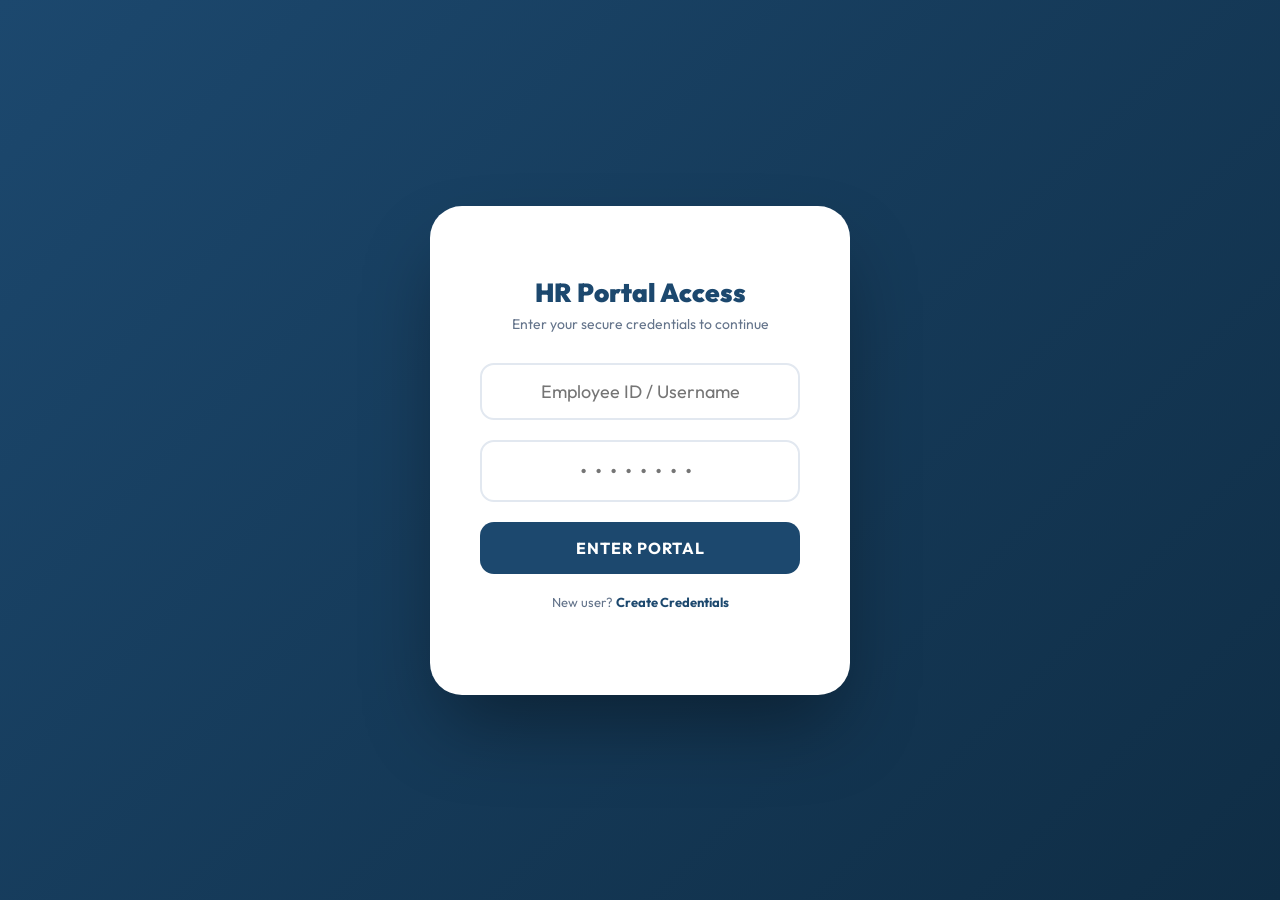
<file: src/main/resources/static/hr-verification.html>
<!DOCTYPE html>
<html lang="en">

<head>
    <meta charset="UTF-8">
    <meta name="viewport" content="width=device-width, initial-scale=1.0">
    <title>Verification Center | HR Portal</title>
    <link href="https://fonts.googleapis.com/css2?family=Outfit:wght@300;400;600;700;900&display=swap" rel="stylesheet">
    <style>
        :root {
            --primary: #1c486e;
            --primary-light: #2c5e8c;
            --secondary: #10b981;
            --bg: #f0f4f8;
            --border: #e2e8f0;
            --text-muted: #64748b;
            --danger: #ef4444;
        }

        * {
            margin: 0;
            padding: 0;
            box-sizing: border-box;
            font-family: 'Outfit', sans-serif;
        }

        body {
            background: var(--bg);
            color: #1e293b;
            padding-top: 85px;
            min-height: 100vh;
        }

        nav {
            position: fixed;
            top: 0;
            left: 0;
            right: 0;
            height: 70px;
            background: var(--primary);
            display: flex;
            align-items: center;
            padding: 0 35px;
            justify-content: space-between;
            z-index: 100;
            box-shadow: 0 4px 12px rgba(28, 72, 110, 0.3);
        }

        .nav-left {
            display: flex;
            align-items: center;
            gap: 15px;
        }

        .back-btn {
            color: white;
            text-decoration: none;
            font-size: 14px;
            font-weight: 600;
            background: rgba(255, 255, 255, 0.15);
            padding: 7px 16px;
            border-radius: 20px;
            transition: background 0.2s;
        }

        .back-btn:hover {
            background: rgba(255, 255, 255, 0.25);
        }

        .page-title {
            color: white;
            font-size: 18px;
            font-weight: 700;
        }

        nav img {
            height: 60px;
            background: white;
            padding: 2px 6px;
            border-radius: 6px;
            object-fit: contain;
        }

        .container {
            max-width: 1100px;
            margin: 0 auto;
            padding: 40px 20px;
        }

        .page-header {
            margin-bottom: 30px;
            display: flex;
            justify-content: space-between;
            align-items: flex-end;
        }

        .page-header h1 {
            font-size: 28px;
            font-weight: 900;
            color: var(--primary);
        }

        .page-header p {
            color: var(--text-muted);
            margin-top: 5px;
        }

        .refresh-btn {
            background: var(--primary);
            color: white;
            border: none;
            padding: 10px 22px;
            border-radius: 12px;
            font-size: 13px;
            font-weight: 700;
            cursor: pointer;
            font-family: 'Outfit', sans-serif;
            transition: all 0.2s;
        }

        .refresh-btn:hover {
            background: var(--primary-light);
        }

        .card {
            background: white;
            border-radius: 24px;
            padding: 30px;
            border: 1px solid var(--border);
            box-shadow: 0 4px 15px rgba(0, 0, 0, 0.05);
        }

        table {
            width: 100%;
            border-collapse: collapse;
        }

        thead th {
            text-align: left;
            padding: 12px 15px;
            font-size: 11px;
            text-transform: uppercase;
            letter-spacing: 0.7px;
            color: var(--text-muted);
            border-bottom: 2px solid var(--border);
            font-weight: 700;
        }

        tbody tr {
            transition: background 0.15s;
        }

        tbody tr:hover {
            background: #f8fafc;
        }

        tbody td {
            padding: 16px 15px;
            border-bottom: 1px solid var(--border);
            font-size: 14px;
            vertical-align: middle;
        }

        tbody tr:last-child td {
            border-bottom: none;
        }

        .pill {
            padding: 4px 12px;
            border-radius: 20px;
            font-size: 11px;
            font-weight: 700;
            display: inline-block;
        }

        .pill-success {
            background: #dcfce7;
            color: #166534;
        }

        .pill-pending {
            background: #fef9c3;
            color: #854d0e;
        }

        .action-btns {
            display: flex;
            gap: 8px;
        }

        .btn {
            padding: 7px 16px;
            border-radius: 10px;
            font-size: 12px;
            font-weight: 700;
            cursor: pointer;
            border: none;
            font-family: 'Outfit', sans-serif;
            text-decoration: none;
            display: inline-flex;
            align-items: center;
            gap: 5px;
            transition: all 0.2s;
        }

        .btn-primary {
            background: var(--primary);
            color: white;
        }

        .btn-primary:hover {
            background: var(--primary-light);
        }

        .btn-success {
            background: var(--secondary);
            color: white;
        }

        .btn-success:hover {
            filter: brightness(1.1);
        }

        .empty-state {
            text-align: center;
            padding: 60px;
            color: var(--text-muted);
        }

        .empty-state .e-icon {
            font-size: 48px;
            margin-bottom: 15px;
        }

        .loading {
            text-align: center;
            padding: 40px;
            color: var(--text-muted);
        }

        /* ── Modal ── */
        .modal-overlay {
            position: fixed;
            inset: 0;
            background: rgba(15, 23, 42, 0.75);
            display: none;
            align-items: center;
            justify-content: center;
            z-index: 9999;
        }

        .modal-box {
            background: white;
            width: 95%;
            max-width: 820px;
            border-radius: 28px;
            padding: 40px;
            max-height: 90vh;
            overflow-y: auto;
            box-shadow: 0 40px 80px rgba(0, 0, 0, 0.3);
        }

        .modal-header {
            display: flex;
            justify-content: space-between;
            align-items: center;
            margin-bottom: 25px;
        }

        .modal-header h2 {
            font-size: 22px;
            font-weight: 900;
            color: var(--primary);
        }

        .modal-close {
            background: none;
            border: none;
            font-size: 28px;
            cursor: pointer;
            color: var(--text-muted);
        }

        .modal-close:hover {
            color: var(--danger);
        }

        .candidate-badge {
            background: linear-gradient(135deg, var(--primary), var(--primary-light));
            color: white;
            border-radius: 16px;
            padding: 18px 24px;
            margin-bottom: 25px;
            display: flex;
            justify-content: space-between;
            align-items: center;
            flex-wrap: wrap;
            gap: 15px;
        }

        .badge-name {
            font-size: 18px;
            font-weight: 800;
        }

        .badge-ctc-row {
            display: flex;
            gap: 30px;
        }

        .badge-ctc div {
            text-align: center;
        }

        .badge-ctc .ctc-label {
            font-size: 10px;
            opacity: 0.7;
            text-transform: uppercase;
            letter-spacing: 1px;
        }

        .badge-ctc .ctc-value {
            font-size: 20px;
            font-weight: 800;
        }

        .toggle-btn {
            background: rgba(255, 255, 255, 0.2);
            border: none;
            color: white;
            padding: 6px 14px;
            border-radius: 20px;
            font-size: 12px;
            font-weight: 700;
            cursor: pointer;
            font-family: 'Outfit', sans-serif;
        }

        .extra-info {
            display: none;
            background: #f8fafc;
            border-radius: 16px;
            padding: 20px;
            margin-bottom: 20px;
            font-size: 13px;
        }

        .extra-info h4 {
            color: var(--primary);
            margin-bottom: 8px;
            font-size: 12px;
            text-transform: uppercase;
            letter-spacing: 0.5px;
        }

        .extra-info p {
            color: #334155;
            line-height: 1.6;
        }

        .info-grid {
            display: grid;
            grid-template-columns: 1fr 1fr;
            gap: 15px;
            margin-top: 15px;
        }

        .info-item label {
            font-size: 10px;
            color: var(--text-muted);
            text-transform: uppercase;
            letter-spacing: 0.5px;
            font-weight: 700;
        }

        .info-item p {
            font-size: 13px;
            font-weight: 600;
            color: #1e293b;
        }

        .ctc-form-grid {
            display: grid;
            grid-template-columns: 1fr 1fr;
            gap: 20px;
            margin-bottom: 20px;
        }

        .form-group {
            margin-bottom: 5px;
        }

        .form-group label {
            font-size: 12px;
            font-weight: 700;
            color: var(--text-muted);
            display: block;
            margin-bottom: 6px;
            text-transform: uppercase;
        }

        .form-group input,
        .form-group textarea {
            width: 100%;
            padding: 12px 16px;
            border: 2px solid var(--border);
            border-radius: 12px;
            font-size: 14px;
            outline: none;
            font-family: 'Outfit', sans-serif;
            transition: border-color 0.2s;
        }

        .form-group input:focus,
        .form-group textarea:focus {
            border-color: var(--primary);
        }

        .modal-footer {
            display: flex;
            gap: 12px;
            margin-top: 10px;
        }

        .modal-footer .btn {
            flex: 1;
            justify-content: center;
            padding: 14px;
            font-size: 14px;
        }

        .toast {
            position: fixed;
            bottom: 30px;
            right: 30px;
            padding: 15px 25px;
            border-radius: 14px;
            color: white;
            font-weight: 600;
            font-size: 14px;
            display: none;
            z-index: 10000;
            box-shadow: 0 10px 30px rgba(0, 0, 0, 0.2);
        }
    </style>
</head>

<body>
    <nav>
        <div class="nav-left">
            <a class="back-btn" href="hr-dashboard.html">← Portal</a>
            <span class="page-title">🛡️ Form Verification</span>
        </div>
        <div id="hrWelcomeDisplay" style="color: white; font-weight: 600; font-size: 14px; opacity: 0.9; margin-left: auto; margin-right: 20px;"></div>
        <img src="logo.jpg" alt="Natco Pharma" onerror="this.style.display='none'">
    </nav>

    <script>
        document.addEventListener('DOMContentLoaded', () => {
            const hrName = sessionStorage.getItem('hr_name');
            if (hrName) {
                document.getElementById('hrWelcomeDisplay').innerText = `Welcome, ${hrName}`;
            }
        });
    </script>

    <div class="container">
        <div class="page-header">
            <div>
                <h1>Verification & CTC Management</h1>
                <p>Audit candidate details, approve CTC, and generate final offer PDFs</p>
            </div>
            <button class="refresh-btn" onclick="loadCandidates()">🔄 Refresh</button>
        </div>

        <div class="card">
            <table>
                <thead>
                    <tr>
                        <th>#</th>
                        <th>Candidate</th>
                        <th>Offered CTC (Candidate)</th>
                        <th>HR Review Status</th>
                        <th>Actions</th>
                    </tr>
                </thead>
                <tbody id="tableBody">
                    <tr>
                        <td colspan="5">
                            <div class="loading">Loading candidates...</div>
                        </td>
                    </tr>
                </tbody>
            </table>
        </div>
    </div>

    <!-- CTC Review Modal -->
    <div id="ctcModal" class="modal-overlay">
        <div class="modal-box">
            <div class="modal-header">
                <h2>🛡️ CTC Verification</h2>
                <button class="modal-close" onclick="closeModal()">×</button>
            </div>

            <div class="candidate-badge">
                <div>
                    <div class="badge-name" id="mName">—</div>
                    <div style="font-size:13px; opacity:0.8; margin-top:4px;" id="mPhone">—</div>
                </div>
                <div class="badge-ctc-row">
                    <div class="badge-ctc">
                        <div class="ctc-label">Monthly CTC</div>
                        <div class="ctc-value" id="mMonthly">—</div>
                    </div>
                    <div class="badge-ctc">
                        <div class="ctc-label">Annual CTC</div>
                        <div class="ctc-value" id="mAnnual">—</div>
                    </div>
                </div>
                <button class="toggle-btn" onclick="toggleExtra()">Extended View</button>
            </div>

            <div class="extra-info" id="extraInfo">
                <div style="display:grid; grid-template-columns:1fr 1fr; gap:20px;">
                    <div>
                        <h4>Education</h4>
                        <p id="mEdu">—</p>
                    </div>
                    <div>
                        <h4>Family</h4>
                        <p id="mFamily">—</p>
                    </div>
                </div>
                <div class="info-grid" style="margin-top:20px;">
                    <div class="info-item"><label>Aadhaar</label>
                        <p id="mAadhaar">—</p>
                    </div>
                    <div class="info-item"><label>PAN</label>
                        <p id="mPan">—</p>
                    </div>
                    <div class="info-item"><label>Bank Name</label>
                        <p id="mBank">—</p>
                    </div>
                    <div class="info-item"><label>Account No.</label>
                        <p id="mAcc">—</p>
                    </div>
                </div>
            </div>

            <input type="hidden" id="mId">
            <div class="ctc-form-grid">
                <div class="form-group"><label>HR Approved Annual CTC</label><input type="number" id="ctcOffered"
                        placeholder="0"></div>
                <div class="form-group"><label>Basic Pay</label><input type="number" id="ctcBasic" placeholder="0">
                </div>
                <div class="form-group"><label>HRA Allowance</label><input type="number" id="ctcHra" placeholder="0">
                </div>
                <div class="form-group"><label>Other Allowances</label><input type="number" id="ctcOther"
                        placeholder="0"></div>
            </div>
            <div class="form-group" style="margin-bottom:20px;">
                <label>Verification Remarks</label>
                <textarea id="ctcRemarks" rows="2" style="resize:none;" placeholder="Add remarks here..."></textarea>
            </div>

            <div class="modal-footer">
                <button class="btn btn-primary" onclick="saveCtc()">💾 SAVE REVIEW</button>
                <button class="btn btn-success" onclick="openPdf()">📄 GENERATE PDF</button>
            </div>
        </div>
    </div>

    <div id="toast" class="toast"></div>

    <script>
        // Auth guard
        if (sessionStorage.getItem('hr_authed') !== 'true') {
            window.location.href = 'hr-dashboard.html';
        }

        async function loadCandidates() {
            const body = document.getElementById('tableBody');
            body.innerHTML = '<tr><td colspan="5"><div class="loading">Loading...</div></td></tr>';
            try {
                const res = await fetch('/api/candidates');
                const list = await res.json();

                if (!Array.isArray(list) || list.length === 0) {
                    body.innerHTML = `<tr><td colspan="5"><div class="empty-state"><div class="e-icon">📂</div><p>No candidates to verify yet.</p></div></td></tr>`;
                    return;
                }

                body.innerHTML = list.map((c, i) => {
                    const done = c.ctcReviewDone;
                    return `<tr>
                        <td style="color:var(--text-muted);font-weight:600;">${i + 1}</td>
                        <td><strong>${c.fullName || '—'}</strong><br><small style="color:var(--text-muted);">${c.email || '—'}</small></td>
                        <td style="font-weight:700;">₹${(c.annualTotal || 0).toLocaleString()}</td>
                        <td><span class="pill ${done ? 'pill-success' : 'pill-pending'}">${done ? '✅ Verified' : '⏳ Pending'}</span></td>
                        <td>
                            <div class="action-btns">
                                <button class="btn btn-primary" onclick="openModal(${c.id})">AUDIT</button>
                                <a class="btn btn-success" href="hr-review.html?id=${c.id}" target="_blank">PDF</a>
                            </div>
                        </td>
                    </tr>`;
                }).join('');
            } catch (e) {
                body.innerHTML = `<tr><td colspan="5"><div class="empty-state"><div class="e-icon">⚠️</div><p>Server error. Please try again.</p></div></td></tr>`;
            }
        }

        async function openModal(id) {
            try {
                const res = await fetch(`/api/candidates/${id}`);
                const c = await res.json();

                document.getElementById('mId').value = c.id;
                document.getElementById('mName').innerText = c.fullName || '—';
                document.getElementById('mPhone').innerText = c.phone || '—';
                document.getElementById('mMonthly').innerText = '₹' + (c.monthlyTotal || 0).toLocaleString();
                document.getElementById('mAnnual').innerText = '₹' + (c.annualTotal || 0).toLocaleString();
                document.getElementById('mEdu').innerText = (c.educations || []).map(e => `${e.qualification} — ${e.college}`).join('\n') || '—';
                document.getElementById('mFamily').innerText = (c.familyMembers || []).map(f => `${f.name} (${f.relationship})`).join('\n') || '—';
                document.getElementById('mAadhaar').innerText = c.aadhaar || '—';
                document.getElementById('mPan').innerText = c.pan || '—';
                document.getElementById('mBank').innerText = c.bankName || '—';
                document.getElementById('mAcc').innerText = c.bankAccount || '—';
                document.getElementById('ctcOffered').value = c.offeredCtc || '';
                document.getElementById('ctcBasic').value = c.ctcBasic || '';
                document.getElementById('ctcHra').value = c.ctcHra || '';
                document.getElementById('ctcOther').value = c.ctcOther || '';
                document.getElementById('ctcRemarks').value = c.ctcRemarks || '';
                document.getElementById('extraInfo').style.display = 'none';

                document.getElementById('ctcModal').style.display = 'flex';
            } catch (e) {
                showToast('Failed to load candidate.', '#ef4444');
            }
        }

        function closeModal() { document.getElementById('ctcModal').style.display = 'none'; }
        function toggleExtra() {
            const el = document.getElementById('extraInfo');
            el.style.display = el.style.display === 'none' ? 'block' : 'none';
        }
        function openPdf() { window.open(`hr-review.html?id=${document.getElementById('mId').value}`, '_blank'); }

        async function saveCtc() {
            const id = document.getElementById('mId').value;
            const payload = {
                offeredCtc: parseFloat(document.getElementById('ctcOffered').value) || 0,
                ctcBasic: parseFloat(document.getElementById('ctcBasic').value) || 0,
                ctcHra: parseFloat(document.getElementById('ctcHra').value) || 0,
                ctcOther: parseFloat(document.getElementById('ctcOther').value) || 0,
                ctcRemarks: document.getElementById('ctcRemarks').value,
                ctcReviewDone: true
            };
            try {
                const res = await fetch(`/api/candidates/${id}/ctc`, {
                    method: 'PUT', headers: { 'Content-Type': 'application/json' },
                    body: JSON.stringify(payload)
                });
                if (res.ok) {
                    showToast('✅ Verification saved!', '#10b981');
                    closeModal();
                    loadCandidates();
                } else {
                    showToast('Save failed.', '#ef4444');
                }
            } catch (e) {
                showToast('Network error.', '#ef4444');
            }
        }

        function showToast(msg, bg) {
            const t = document.getElementById('toast');
            t.innerText = msg; t.style.background = bg; t.style.display = 'block';
            setTimeout(() => t.style.display = 'none', 3500);
        }

        loadCandidates();
    </script>
</body>

</html>
</file>
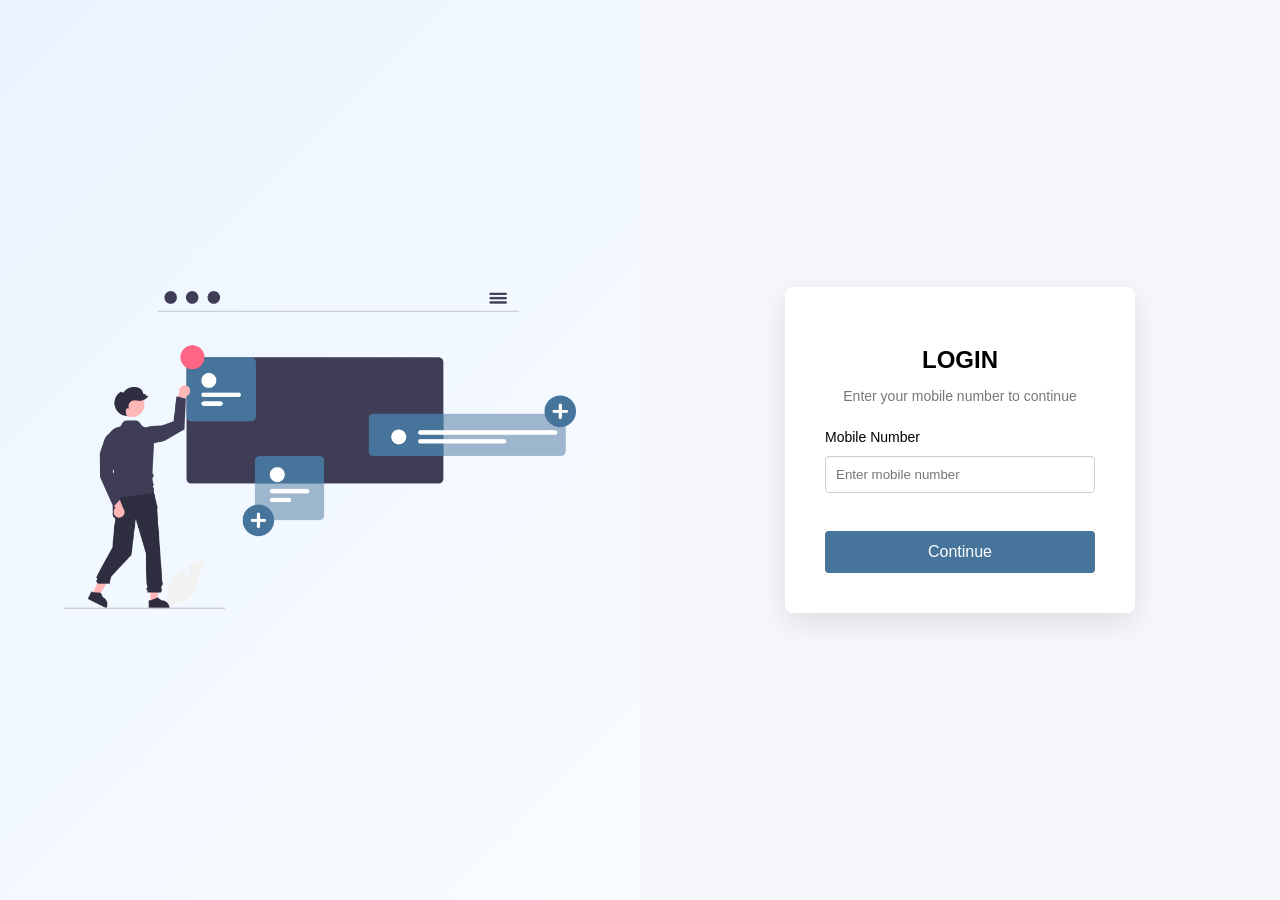
<file: src/main/resources/static/login.html>
<!-- //login.html -->
<!DOCTYPE html>
<html lang="en">

<head>
  <meta charset="UTF-8" />
  <title>Login</title>
  <link rel="stylesheet" href="styles.css" />
</head>

<body>
  <div class="toast-container" id="toastContainer"></div>

  <div class="login-wrapper">

    <!-- LEFT IMAGE SECTION -->
    <div class="login-left">
      <img src="loginbg1.png" alt="Login Illustration" />
    </div>

    <!-- RIGHT FORM SECTION -->
    <div class="login-right">
      <form id="loginForm">

        <h2 class="login-title">LOGIN</h2>
        <p class="login-subtitle">Enter your mobile number to continue</p>

        <div class="form-field">
          <label for="loginMobile">Mobile Number</label>
          <input type="text" id="loginMobile" maxlength="10" placeholder="Enter mobile number" required />
          <small class="error-text"></small>
        </div>

        <button type="submit" class="login-btn">Continue</button>

      </form>
    </div>

  </div>

  <script src="login.js"></script>
  <script>
    if ('serviceWorker' in navigator) {
      window.addEventListener('load', () => {
        navigator.serviceWorker.register('./service-worker.js')
          .then(reg => console.log('Service Worker registered', reg))
          .catch(err => console.log('Service Worker registration failed', err));
      });
    }
  </script>
</body>

</html>
</file>
<file: src/main/resources/static/styles.css>
/* ================= GLOBAL ================= */
* {
  box-sizing: border-box;
  font-family: Arial, sans-serif;
}

body {
  margin: 0;
  min-height: 100vh;
  background: url("BG4.2.jpg") center / cover no-repeat fixed;

}

/*LOGIN PAGE------------*/
/* ===== LOGIN PAGE ===== */
.login-wrapper {
  display: flex;
  min-height: 100vh;
  background: #f5f7fa;
}

.login-left {
  flex: 1;
  display: flex;
  align-items: center;
  justify-content: center;
  background: linear-gradient(135deg, #eaf4ff, #f9fcff);
}

.login-left img {
  max-width: 80%;
}

.login-right {
  flex: 1;
  display: flex;
  align-items: center;
  justify-content: center;
}

#loginForm {
  background: #fff;
  padding: 40px;
  width: 350px;
  border-radius: 8px;
  box-shadow: 0 10px 30px rgba(0, 0, 0, 0.1);
}

.login-title {
  text-align: center;
  margin-bottom: 10px;
}

.login-subtitle {
  text-align: center;
  color: #777;
  font-size: 14px;
  margin-bottom: 25px;
}


.form-field label {
  display: block;
  font-size: 14px;
  margin-bottom: 5px;
}

.form-field input {
  width: 100%;
  padding: 10px;
  border: 1px solid #ccc;
  border-radius: 4px;
}

.login-btn {
  width: 100%;
  padding: 12px;
  background: #47749b;
  border: none;
  color: white;
  font-size: 16px;
  border-radius: 4px;
  margin-top: 20px;
  cursor: pointer;
}

.login-btn:hover {
  background: #1c486e;
}

.form-field {
  margin-bottom: 18px;
  position: relative;
}

/* Error message space is reserved */

.error-text {
  position: static;
  /* IMPORTANT */
  display: block;
  margin-top: 4px;
  font-size: 12px;
  color: #d32f2f;
  line-height: 1.4;
}

.form-step {
  position: relative;
  padding-bottom: 80px;
  /* space for error + buttons */
  display: none;
}


.conditional-details {
  display: none;
}

.step-error {
  position: relative;
  /* ✅ NOT absolute */
  margin-bottom: 20px;
  /* ✅ creates space below */
  padding: 10px 14px;
  background: rgba(211, 47, 47, 0.12);
  color: #b71c1c;
  font-size: 14px;
  border-left: 4px solid #d32f2f;
  border-radius: 4px;
}

.app-title {
  font-family: Georgia, 'Times New Roman', Times, serif;
  font-size: x-large;
  font-weight: bold;
  font-style: italic;
  color: #47749b;
  ;
}



/* ================= TOP NAV ================= */
.top-nav {
  position: fixed;
  top: 0;
  left: 0;
  height: 100px;
  width: 100%;
  background: #fff;
  display: flex;
  justify-content: space-between;
  align-items: center;
  padding: 0 24px;
  box-shadow: 0 2px 8px rgba(0, 0, 0, .1);
  z-index: 1000;
}

.nav-logo {
  height: 40px;
}

/* ================= LAYOUT ================= */
.layout {
  display: flex;
  margin-top: 120px;
  /* BELOW NAVBAR */
}

/* ================= SIDEBAR ================= */
.sidebar {
  position: fixed;
  top: 120px;
  font-style: italic;
  left: 0;
  width: 260px;
  /* height: 85vh; */
  height: calc(100vh - 120px);
  border-radius: 10px;
  background-image: url("sideimg1.jpg");
  background-repeat: no-repeat;
  background-position: center center;
  background-size: cover;

}

.sidebar-title {
  text-align: center;
  margin-bottom: 20px;
  border-bottom: 1px solid #acb5c4;
  padding-bottom: 10px;
}

.step-menu {
  list-style: none;
  color: #000000;
  padding: 0;
  margin: 0;
}

.step-menu li {
  padding: 12px;
  margin-bottom: 8px;
  border-radius: 6px;
  cursor: pointer;
  transition: background .3s;
}

.step-menu li:hover {
  background: #b1a699;
}

.step-menu li.active {
  background: #47749b;
  color: white;
  font-weight: bold;
}

.step-menu li.completed {
  color: #000000;
  font-weight: bold;
}

.stepper {
  position: relative;
  display: flex;
  justify-content: space-between;
  align-items: center;
  margin: 20px 0 40px;
}

.stepper-line {
  position: absolute;
  top: 50%;
  left: 0;
  right: 0;
  height: 3px;
  background: #d1d5db;
  z-index: 0;
}

.stepper-step {
  width: 40px;
  height: 40px;
  background: white;
  border: 2px solid #47749b;
  border-radius: 50%;
  display: flex;
  align-items: center;
  justify-content: center;
  font-weight: bold;
  color: #000000;
  z-index: 1;
}

.stepper-step.active {
  background: #47749b;
  color: white;
  border-color: #47749b;
  box-shadow: 0 0 10px rgba(71, 116, 155, 0.5);
}

.stepper-step.completed {
  background: #47749b;
  color: transparent;
  position: relative;
}

.stepper-step.completed::after {
  content: "✓";
  color: white;
  position: absolute;
  font-size: 20px;
  top: 50%;
  left: 50%;
  transform: translate(-50%, -50%);
}


/* ================= MAIN CONTAINER ================= */
.container {
  flex: 1;
  margin-left: 260px;
  padding: 20px;
}


.container>form {
  max-width: 950px;
  margin: 0 auto 40px;
  background: #ffffffbb;
  padding: 20px 30px;
  border-radius: 10px;
}

.gender-group {
  /* margin: 15px 0; */
  position: relative;
  margin-bottom: 28px;

}

.group-label {
  display: block;
  font-weight: 600;
  margin-bottom: 6px;
}

/* Highlight gender group on error */
.gender-group.error {
  border: 1.5px solid #d32f2f;
  background: rgba(185, 35, 35, 0.06);
  border-radius: 6px;
  padding: 12px;
}

.radio-inline {
  accent-color: #47749b;
  display: flex;
  gap: 25px;
  align-items: center;
}


.radio-inline label {
  display: flex;
  align-items: center;
  gap: 6px;
  cursor: pointer;
}


/* ================= FORM STEPS ================= */

.form-step.active {
  display: block;
}

/* ================= FAMILY TABLE ================= */
.family-table {
  width: 100%;
  border-collapse: collapse;
  margin-top: 10px;
}

.family-table th,
.family-table td {
  border: 1px solid #ddd;
  padding: 6px;
}

.add-row {
  margin-top: 10px;
}

/* ================= GRID HELPERS ================= */
.grid-2 {
  display: grid;
  grid-template-columns: repeat(2, 1fr);
  gap: 15px;
}

.grid-3 {
  margin-top: 12px;
  display: grid;
  grid-template-columns: repeat(3, 1fr);
  gap: 15px;
}

/* Step‑3 grid field error spacing */
.grid-2 .form-field,
.grid-3 .form-field {
  margin-bottom: 24px;
  /* more space for error text */
}

.grid-3 .error-text {
  bottom: -20px;
}


/* ================= INPUTS ================= */
input,
select,
textarea {
  width: 100%;
  padding: 10px;
  margin-top: 6px;
  border-radius: 5px;
  border: 1px solid #ccc;
}

textarea {
  min-height: 80px;
}

/* ================= BUTTONS ================= */
.nav-buttons {
  display: flex;
  justify-content: space-between;
  margin-top: 25px;
}

button {
  padding: 10px 18px;
  background: #47749b;
  color: #fff;
  border: none;
  border-radius: 5px;
  cursor: pointer;
}

button:hover {
  background: #365b7a;
}

#submitBtn {
  display: none;
}

button:disabled {
  opacity: 0.6;
  cursor: not-allowed;
}

/* ================= RESPONSIVE ================= */
@media (max-width: 900px) {
  .sidebar {
    display: none;
  }

  .container {
    margin-left: 0;
    width: 100%;
  }

  .grid-2,
  .grid-3 {
    grid-template-columns: 1fr;
  }
}


input.error,
select.error,
textarea.error,
.input-error {
  border: 1.5px solid #d32f2f !important;
  border-color: #d32f2f !important;
  background-color: rgba(211, 47, 47, 0.03) !important;
}

.error-msg,
.error-text {
  color: #d32f2f !important;
  text-shadow: none !important;
  font-size: 13px !important;
  margin-top: 5px !important;
  font-weight: 600 !important;
}

.form-step.shake {
  animation: shake 0.35s ease-in-out;
}


.shake {
  animation: shake 0.3s;
}

@keyframes shake {
  0% {
    transform: translateX(0);
  }

  25% {
    transform: translateX(-4px);
  }

  50% {
    transform: translateX(4px);
  }

  75% {
    transform: translateX(-4px);
  }

  100% {
    transform: translateX(0);
  }
}

.helper-text {
  font-size: 0.8rem;
  color: #6b7280;
  margin-top: 4px;
}

.declaration-text {
  margin-top: 16px;
}

/* declaration text */
.declaration-paragraph {
  margin-bottom: 14px;
  line-height: 1.6;
  text-align: justify;
}

/* checkbox + label row */
.declaration-agree {
  display: inline-flex;
  align-items: center;
  gap: 10px;
}

/* checkbox sizing & alignment */
.declaration-agree input[type="checkbox"] {
  width: 16px;
  height: 16px;
  margin: 0;
  /* ✅ remove browser default offset */
  cursor: pointer;
}

/* label styling */
.declaration-agree label {
  line-height: 1.4;
  cursor: pointer;
  user-select: none;
}

.already-filled {
  max-width: 420px;
  margin: 120px auto;
  text-align: center;
}

.already-filled button {
  padding: 10px 20px;
  font-size: 16px;
  cursor: pointer;
}

/* ===== Step‑6 inside wizard ===== */
.form-step.step-circular {
  padding: 0;
}

.form-step.step-circular .page.a4 {
  box-shadow: none;
  margin: 0 auto;
}

@media screen {
  .form-step.step-circular {
    max-width: 900px;
    margin: auto;
  }
}

#mediclaimDetails {
  display: none;
}

.family-table input[readonly] {
  cursor: not-allowed;
  background: #f3f3f3;
}

.doc-title {
  font-size: large;
  font-weight: bold;
  text-align: center;
  margin-bottom: 10px;
}


.language-table {
  width: 100%;
  border-collapse: collapse;
  margin-top: 28px;
}

.language-table th,
.language-table td {
  border: 1px solid #ddd;
  padding: 6px;
  text-align: center;
}

.language-table th:first-child,
.language-table td:first-child {
  text-align: left;
}

.btn-add {
  margin-top: 10px;
  padding: 6px 12px;
  border: 1px solid rgb(62, 57, 82);
  background: white;
  color: #145b98;
  cursor: pointer;
}

.btn-add:hover {
  background: #47749b;
  color: white;
}

.activity-table {
  width: 100%;
  border-collapse: collapse;

}

.activity-table th,
.activity-table td {
  border: 1px solid #ddd;
  padding: 6px;
  vertical-align: top;
}

.activity-table textarea {
  width: 100%;
  resize: vertical;
  box-sizing: border-box;
}

.employee-block {
  margin-bottom: 24px;
}

.employee-block .section-title {
  font-size: 16px;
  font-weight: 600;
  margin-bottom: 12px;
  border-bottom: 1px solid #ccc;
  padding-bottom: 6px;
}

.grid {
  display: grid;
  gap: 12px;
}

.field label {
  font-size: 12px;
  color: #555;
  margin-bottom: 4px;
  display: block;
}

.field .line {
  min-height: 18px;
  border-bottom: 1px solid #000;
  font-size: 14px;
  padding-bottom: 2px;
}

.field .line.short {
  max-width: 120px;
}

.deduction-table {
  width: 100%;
  border-collapse: collapse;
  margin-top: 20px;
  font-size: 14px;
}

.deduction-table th,
.deduction-table td {
  border: 1px solid #000;
  padding: 8px 10px;
}

.deduction-table th {
  background-color: #f3f3f3;
  font-weight: 600;
  text-align: left;
}

.deduction-table .right {
  text-align: right;
}

.table-wrap {
  overflow-x: auto;
}

.table-wrap.narrow {
  max-width: 420px;
}


@media print {
  .deduction-table th {
    background-color: #eaeaea !important;
  }
}

/* .form-step.step-circular{
  background-color: white;
} */

/* Prevent row height jump */

.education-section {
  margin-top: 15px;
}

.education-table {
  width: 100%;
  border-collapse: collapse;
}

.education-table th,
.education-table td {
  border: 1px solid #ddd;
  padding: 6px;
  text-align: center;
  vertical-align: top;
}

.education-table th {
  font-weight: 500;
}

.education-table input {
  width: 100%;
  padding: 6px;
  box-sizing: border-box;
}

.education-table .error-text {
  position: static;
  display: block;
  margin-top: 4px;
}


.btn-delete {
  background: #d32f2f;
  color: #fff;
  border: none;
  padding: 4px 8px;
  border-radius: 4px;
  cursor: pointer;
  font-weight: bold;
}

.btn-delete:hover {
  background: #b71c1c;
}

.center .btn-delete {
  margin-top: 0;
}


.form-step.step-circular {
  background: #ffffff;
  padding: 30px;
  border-radius: 8px;
}

.enrol-question {
  display: flex;
  align-items: center;
  gap: 20px;
  margin: 15px 0;
}

.enrol-question .question-text {
  font-weight: 600;
}

.radio-group {
  display: flex;
  gap: 25px;
}

.radio-group label {
  display: flex;
  align-items: center;
  gap: 6px;
  cursor: pointer;
}

.signature-row.right {
  display: flex;
  flex-direction: column;
  align-items: flex-end;
  gap: 15px;
  margin-top: 30px;
}


.signature-block {
  text-align: right;
  display: flex;
  flex-direction: column;
  align-items: flex-end;
}

.signature-img {
  width: 160px;
  height: auto;
  display: block;
  margin-bottom: 6px;
}

.date-block {
  display: flex;
  align-items: center;
  justify-content: flex-end;
}

.date-block .label {
  width: auto;
  margin: 0;
}



.line {
  width: 160px;
  border-bottom: 1px solid #000;
  height: 20px;
}

.line.short {
  width: 80px;
}

.label {
  font-size: 13px;
  display: block;
}

/* ================= SIGNATURE UPLOAD ================= */
.signature-upload-box {
  display: flex;
  width: 250px;
  height: 100px;
  border: 2px dashed #47749b;
  border-radius: 8px;
  align-items: center;
  justify-content: center;
  cursor: pointer;
  background: rgba(71, 116, 155, 0.05);
  transition: all 0.3s ease;
  overflow: hidden;
  position: relative;
  margin-bottom: 8px;
}

.signature-upload-box:hover {
  background: rgba(71, 116, 155, 0.1);
  border-color: #1c486e;
}

.signature-upload-box .placeholder-text {
  font-size: 14px;
  color: #47749b;
  text-align: center;
  padding: 10px;
}

.signature-preview {
  max-width: 100%;
  max-height: 100%;
  object-fit: contain;
}

.signature-upload-container.input-error .signature-upload-box {
  border: 2px solid #d32f2f !important;
  background: rgba(211, 47, 47, 0.05);
}

.right {
  text-align: right;
}

.right .signature-upload-box {
  margin-left: auto;
}

.right .label {
  text-align: right;
  /* If they want it centered under the box, this needs to be different.
     But assuming they just want same alignment: */
  width: 250px;
  margin-left: auto;
  text-align: center;
}

.signature-block .signature-upload-box {
  margin: 0 auto 8px;
}

@media (max-width: 600px) {
  .top-nav {
    height: auto;
    flex-direction: column;
    padding: 10px;
    align-items: center;
  }

  .nav-logo {
    height: 40px;
    margin-top: 10px;
  }

  .app-title {
    font-size: 20px;
    text-align: center;
  }

  .layout {
    margin-top: 120px;
  }

  .container {
    padding: 10px;
  }

  .container>form {
    padding: 15px 10px;
  }
}

/* ================= TOAST NOTIFICATIONS ================= */
.toast-container {
  position: fixed;
  top: 20px;
  right: 20px;
  z-index: 10000;
  display: flex;
  flex-direction: column;
  gap: 10px;
}

.toast {
  min-width: 280px;
  padding: 16px 20px;
  border-radius: 8px;
  background: #fff;
  box-shadow: 0 10px 30px rgba(0, 0, 0, 0.15);
  display: flex;
  align-items: center;
  gap: 12px;
  font-weight: 600;
  font-size: 14px;
  border-left: 6px solid #ccc;
  transform: translateX(120%);
  transition: transform 0.4s cubic-bezier(0.68, -0.55, 0.265, 1.55);
}

.toast.show {
  transform: translateX(0);
}

.toast.online {
  border-left-color: #1c486e;
  color: #3a5166;
}

.toast.offline {
  border-left-color: #d32f2f;
  color: #1c486e;
}

.toast-icon {
  font-size: 20px;
}

.disabled-form {
  opacity: 0.5;
  filter: grayscale(1);
  pointer-events: none;
}
</file>
